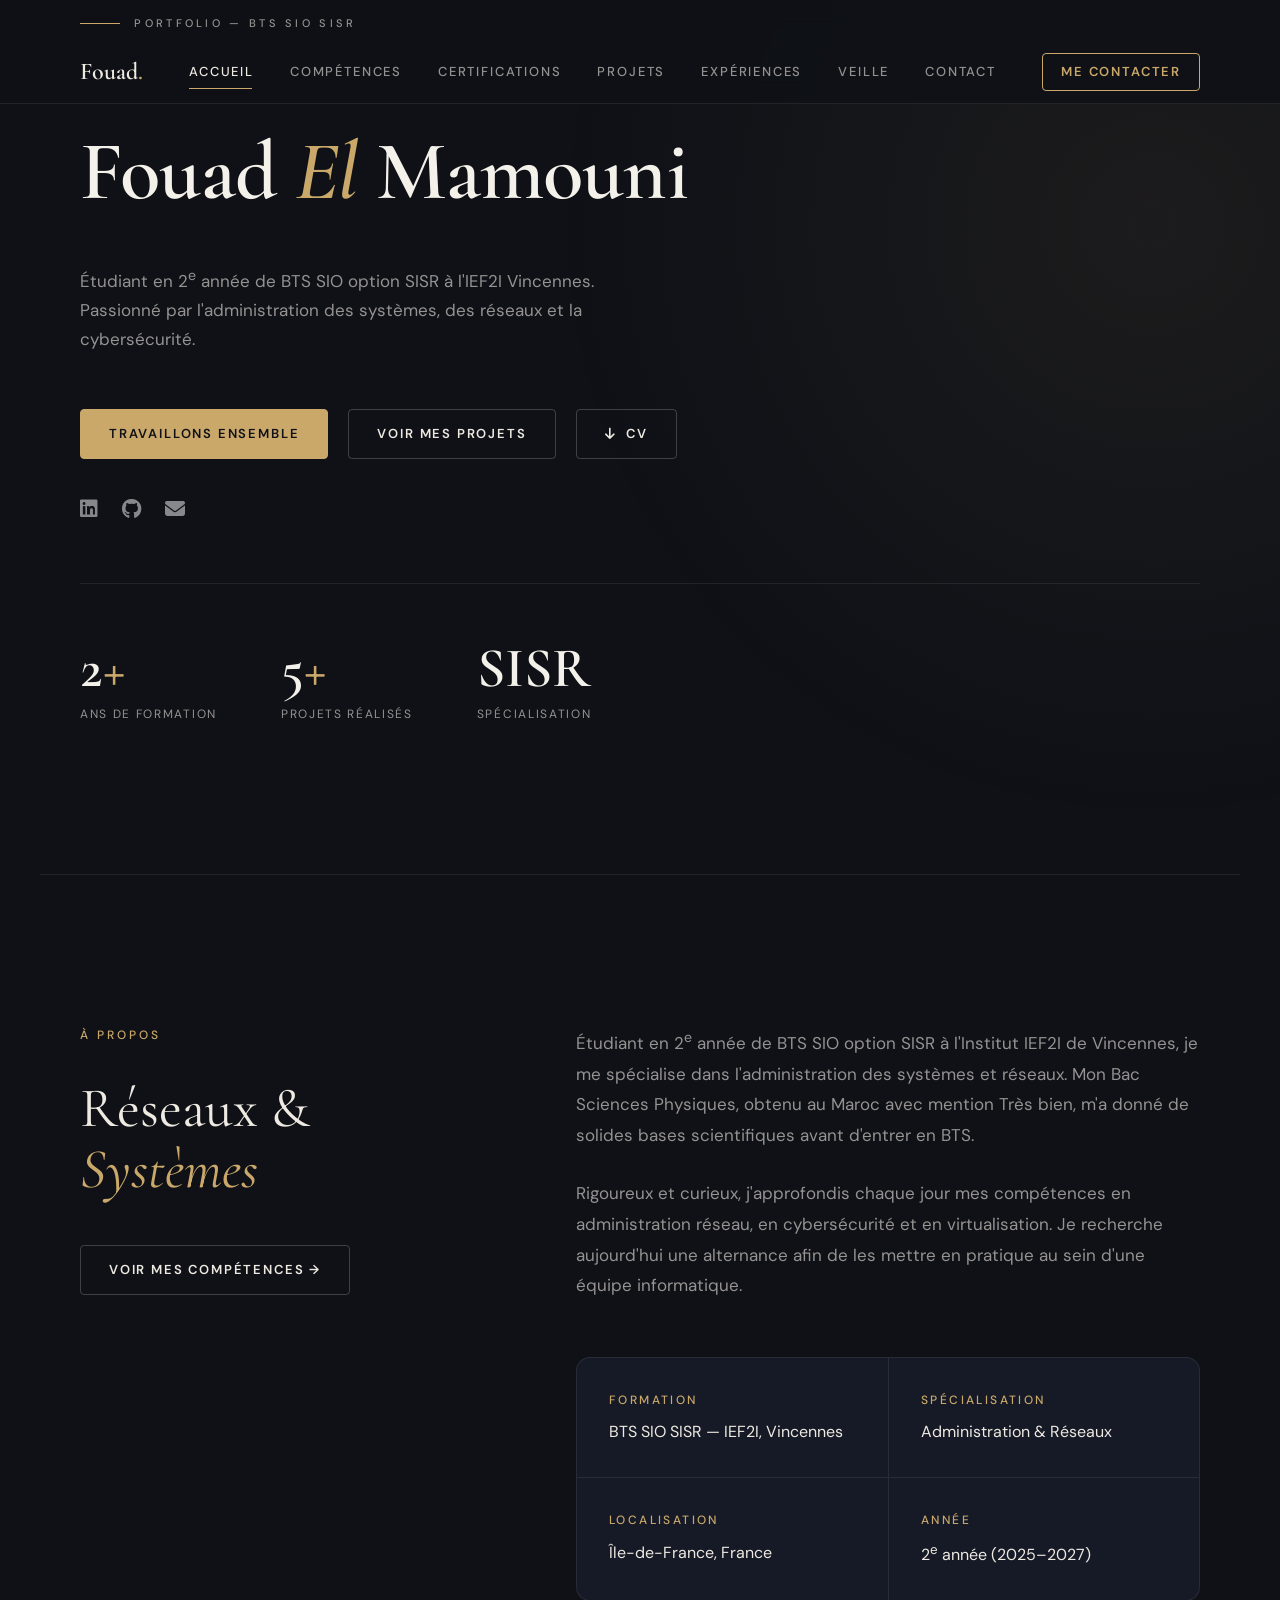
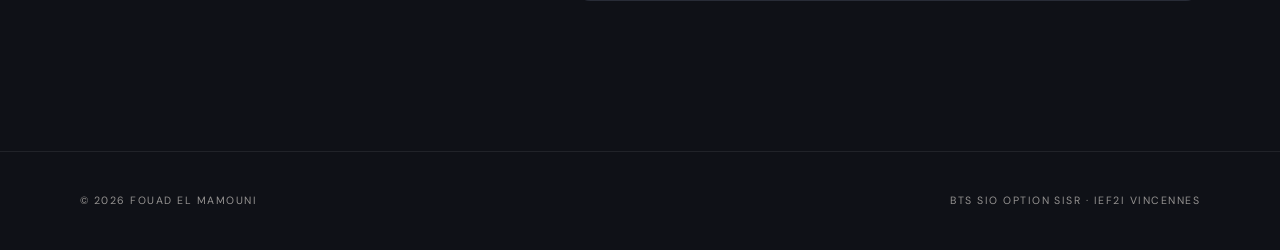
<file: index.html>
<!DOCTYPE html>
<html lang="fr">
<head>
    <meta charset="UTF-8">
    <meta name="viewport" content="width=device-width, initial-scale=1.0">

    <title>Fouad El Mamouni — Portfolio BTS SIO SISR</title>
    <meta name="description" content="Portfolio de Fouad El Mamouni, étudiant en 2e année de BTS SIO option SISR à l'IEF2I Vincennes : administration systèmes, réseaux et cybersécurité.">
    <meta name="theme-color" content="#0F1117">

    <!-- Open Graph : aperçu lors d'un partage sur les réseaux sociaux -->
    <meta property="og:type" content="website">
    <meta property="og:title" content="Fouad El Mamouni — Portfolio BTS SIO SISR">
    <meta property="og:description" content="Portfolio de Fouad El Mamouni, étudiant en 2e année de BTS SIO option SISR à l'IEF2I Vincennes : administration systèmes, réseaux et cybersécurité.">
    <meta property="og:locale" content="fr_FR">
    <!-- À compléter quand le site sera en ligne :
    <meta property="og:url" content="https://votre-domaine.fr/index.html">
    <meta property="og:image" content="https://votre-domaine.fr/apercu.png">
    -->

    <!-- Google Fonts : Cormorant Garamond (titres) et DM Sans (texte, menu, boutons) -->
    <link rel="preconnect" href="https://fonts.googleapis.com">
    <link rel="preconnect" href="https://fonts.gstatic.com" crossorigin>
    <link href="https://fonts.googleapis.com/css2?family=Cormorant+Garamond:ital,wght@0,400;0,500;0,600;1,400;1,500;1,600&family=DM+Sans:wght@400;500;700&display=swap" rel="stylesheet">

    <!-- Font Awesome (version gratuite) : les icônes, chargées depuis le CDN cdnjs -->
    <link rel="stylesheet" href="https://cdnjs.cloudflare.com/ajax/libs/font-awesome/6.5.2/css/all.min.css" crossorigin="anonymous" referrerpolicy="no-referrer">

    <!-- Feuille de style commune à toutes les pages -->
    <link rel="stylesheet" href="style.css">
</head>
<body>

    <!-- Écran de chargement : il disparaît tout seul en CSS, même sans JavaScript -->
    <div class="ecran-chargement" aria-hidden="true">
        <div class="ecran-points"><span></span><span></span><span></span></div>
        <div class="ecran-barre"></div>
    </div>

    <!-- Barre dorée qui avance pendant le défilement (décorative) -->
    <div class="barre-progression" aria-hidden="true"></div>

    <header>
        <p class="etiquette etiquette-header">Portfolio — BTS SIO SISR</p>
        <a href="index.html" class="logo">Fouad<span>.</span></a>
        <nav aria-label="Menu principal">
            <ul>
                <li><a href="index.html" class="actif" aria-current="page">Accueil</a></li>
                <li><a href="competences.html">Compétences</a></li>
                <li><a href="certifications.html">Certifications</a></li>
                <li><a href="projets.html">Projets</a></li>
                <li><a href="experiences.html">Expériences</a></li>
                <li><a href="veille.html">Veille</a></li>
                <li><a href="contact.html">Contact</a></li>
            </ul>
        </nav>
        <a href="contact.html" class="bouton bouton-contour bouton-header">Me contacter</a>
    </header>

    <main>
        <section id="accueil">
            <h1><span>Fouad</span> <em>El</em> <span>Mamouni</span></h1>
            <p class="presentation">Étudiant en 2<sup>e</sup> année de BTS SIO option SISR à l'IEF2I Vincennes. Passionné par l'administration des systèmes, des réseaux et la cybersécurité.</p>

            <div class="boutons">
                <a href="contact.html" class="bouton bouton-plein">Travaillons ensemble</a>
                <a href="projets.html" class="bouton bouton-contour">Voir mes projets</a>
                <!-- Téléchargement du CV : le fichier cv.pdf doit être à côté de index.html -->
                <a href="cv.pdf" download class="bouton bouton-contour"><i class="fa-solid fa-arrow-down" aria-hidden="true"></i>CV</a>
            </div>

            <!-- Icônes sociales : le texte lu par les lecteurs d'écran est dans aria-label -->
            <ul class="icones-sociales">
                <li>
                    <!-- LIEN LINKEDIN À AJOUTER : remplace # par l'adresse de ton profil -->
                    <a href="#" aria-label="LinkedIn"><i class="fa-brands fa-linkedin" aria-hidden="true"></i></a>
                </li>
                <li>
                    <!-- LIEN GITHUB À AJOUTER : remplace # par l'adresse de ton profil -->
                    <a href="#" aria-label="GitHub"><i class="fa-brands fa-github" aria-hidden="true"></i></a>
                </li>
                <li>
                    <a href="mailto:fouadmamouni50@gmail.com" aria-label="M'envoyer un e-mail"><i class="fa-solid fa-envelope" aria-hidden="true"></i></a>
                </li>
            </ul>

            <!-- Chiffres clés : le « + » doré est décoratif (aria-hidden) -->
            <ul class="chiffres-cles">
                <li>
                    <span class="chiffre">2<span class="plus" aria-hidden="true">+</span></span>
                    <span class="chiffre-texte">Ans de formation</span>
                </li>
                <li>
                    <span class="chiffre">5<span class="plus" aria-hidden="true">+</span></span>
                    <span class="chiffre-texte">Projets réalisés</span>
                </li>
                <li>
                    <span class="chiffre">SISR</span>
                    <span class="chiffre-texte">Spécialisation</span>
                </li>
            </ul>
        </section>

        <!-- À propos : 2 colonnes sur ordinateur (40 % / 60 %), 1 colonne sur mobile -->
        <section id="a-propos" class="a-propos">
            <!-- Colonne gauche : étiquette, titre et bouton -->
            <div>
                <p class="etiquette">À propos</p>
                <h2>Réseaux &amp; <em>Systèmes</em></h2>
                <a href="competences.html" class="bouton bouton-contour">Voir mes compétences <span aria-hidden="true">→</span></a>
            </div>

            <!-- Colonne droite : présentation et informations -->
            <div class="a-propos-texte">
                <p>Étudiant en 2<sup>e</sup> année de BTS SIO option SISR à l'Institut IEF2I de Vincennes, je me spécialise dans l'administration des systèmes et réseaux. Mon Bac Sciences Physiques, obtenu au Maroc avec mention Très bien, m'a donné de solides bases scientifiques avant d'entrer en BTS.</p>
                <p>Rigoureux et curieux, j'approfondis chaque jour mes compétences en administration réseau, en cybersécurité et en virtualisation. Je recherche aujourd'hui une alternance afin de les mettre en pratique au sein d'une équipe informatique.</p>

                <dl class="infos">
                    <div>
                        <dt>Formation</dt>
                        <dd>BTS SIO SISR — IEF2I, Vincennes</dd>
                    </div>
                    <div>
                        <dt>Spécialisation</dt>
                        <dd>Administration &amp; Réseaux</dd>
                    </div>
                    <div>
                        <dt>Localisation</dt>
                        <dd>Île-de-France, France</dd>
                    </div>
                    <div>
                        <dt>Année</dt>
                        <dd>2<sup>e</sup> année (2025–2027)</dd>
                    </div>
                </dl>
            </div>
        </section>
    </main>

    <footer>
        <div class="footer-contenu">
            <p>&copy; 2026 Fouad El Mamouni</p>
            <p>BTS SIO option SISR · IEF2I Vincennes</p>
        </div>
    </footer>

    <!-- Bouton rond pour remonter (c'est un lien : il fonctionne même sans JavaScript) -->
    <a href="#top" class="retour-haut" aria-label="Remonter en haut de la page">↑</a>

    <!-- Script commun à toutes les pages -->
    <script src="script.js"></script>

</body>
</html>
</file>
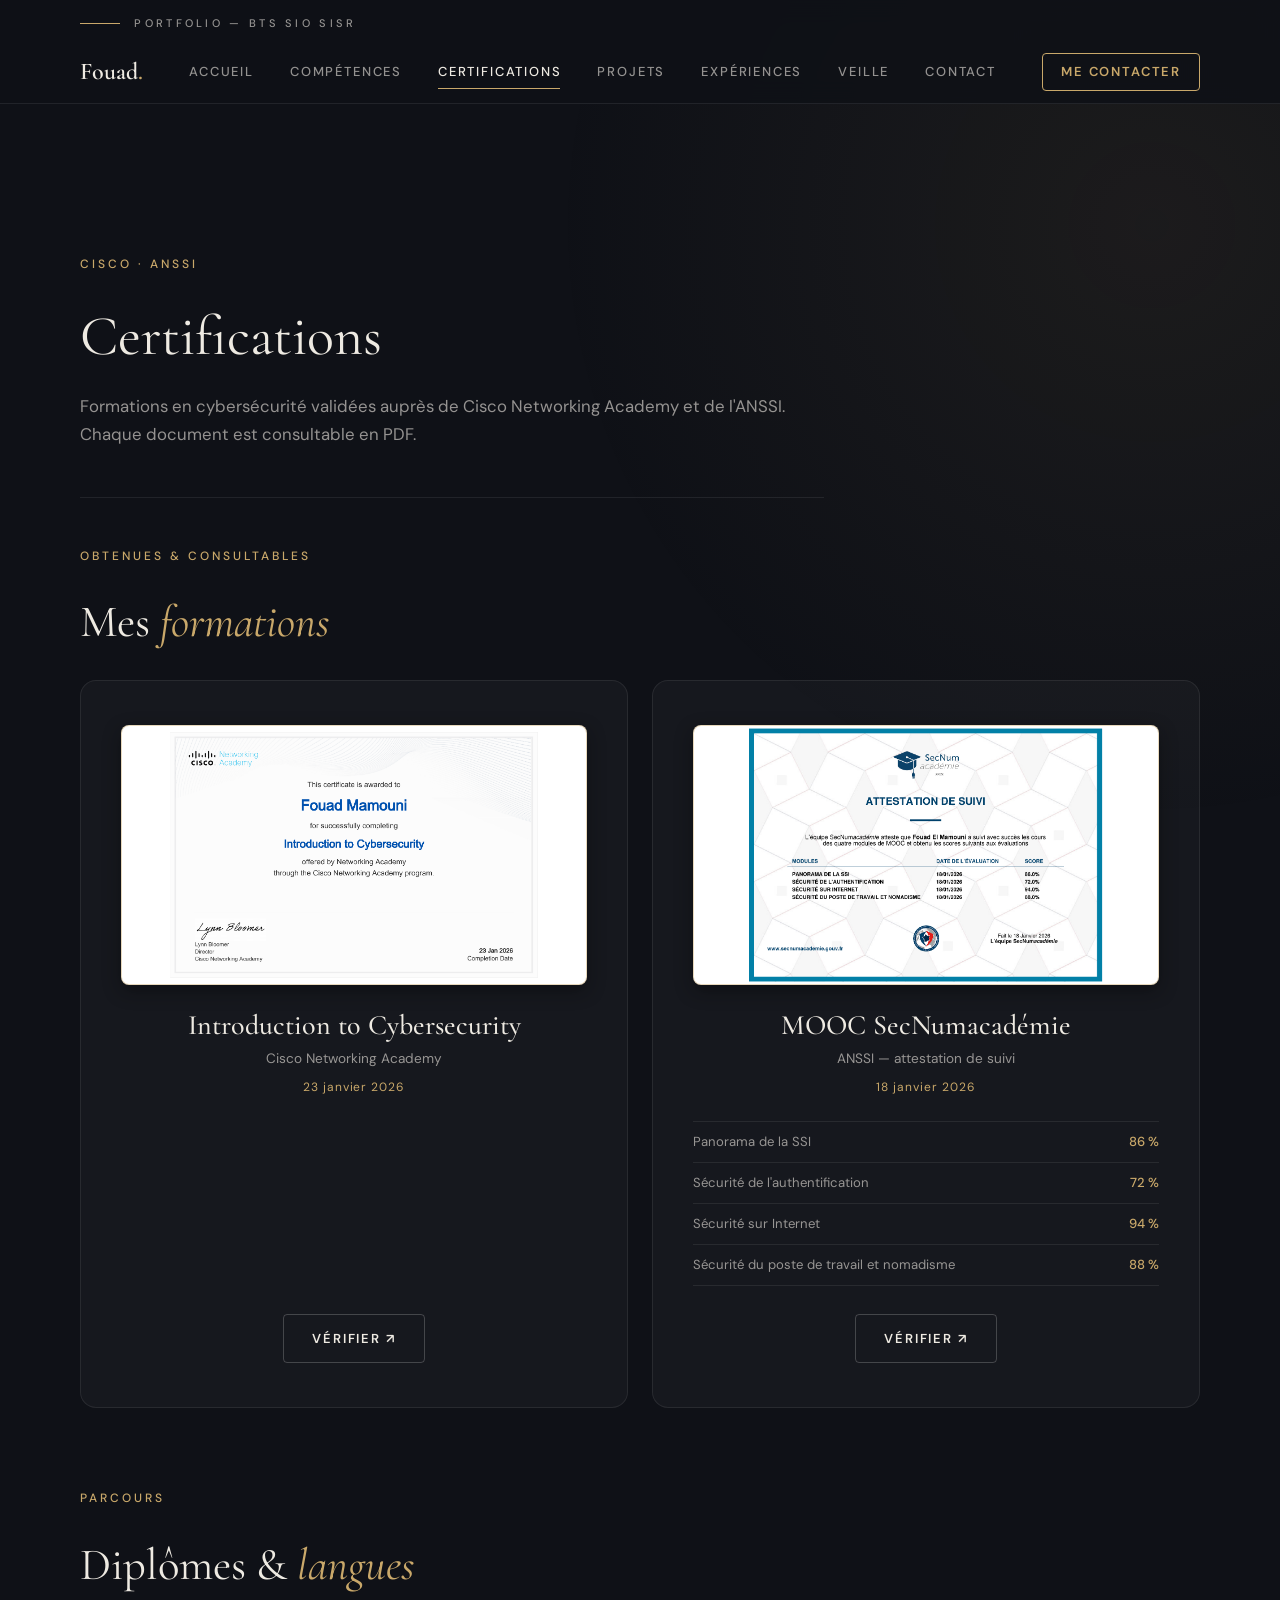
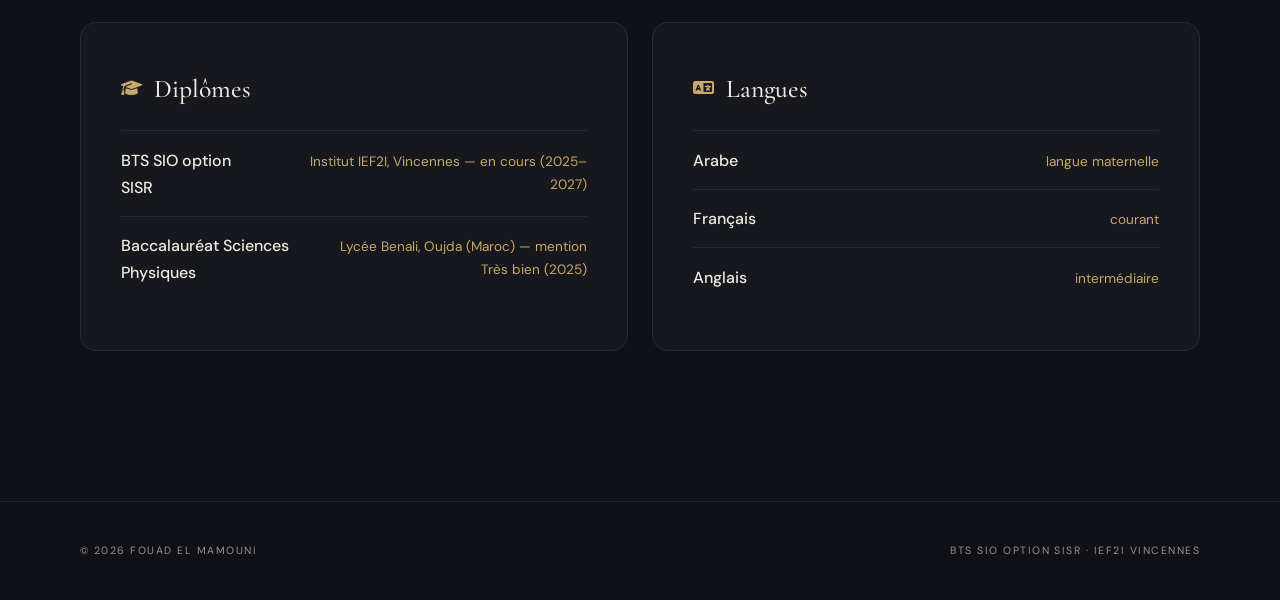
<file: certifications.html>
<!DOCTYPE html>
<html lang="fr">
<head>
    <meta charset="UTF-8">
    <meta name="viewport" content="width=device-width, initial-scale=1.0">

    <title>Certifications — Fouad El Mamouni</title>
    <meta name="description" content="Certifications de Fouad El Mamouni : Introduction to Cybersecurity (Cisco Networking Academy), MOOC SecNumacadémie (ANSSI), diplômes et langues.">
    <meta name="theme-color" content="#0F1117">

    <!-- Open Graph : aperçu lors d'un partage sur les réseaux sociaux -->
    <meta property="og:type" content="website">
    <meta property="og:title" content="Certifications — Fouad El Mamouni">
    <meta property="og:description" content="Certifications de Fouad El Mamouni : Introduction to Cybersecurity (Cisco Networking Academy), MOOC SecNumacadémie (ANSSI), diplômes et langues.">
    <meta property="og:locale" content="fr_FR">
    <!-- À compléter quand le site sera en ligne :
    <meta property="og:url" content="https://votre-domaine.fr/certifications.html">
    <meta property="og:image" content="https://votre-domaine.fr/apercu.png">
    -->

    <!-- Google Fonts : Cormorant Garamond (titres) et DM Sans (texte, menu, boutons) -->
    <link rel="preconnect" href="https://fonts.googleapis.com">
    <link rel="preconnect" href="https://fonts.gstatic.com" crossorigin>
    <link href="https://fonts.googleapis.com/css2?family=Cormorant+Garamond:ital,wght@0,400;0,500;0,600;1,400;1,500;1,600&family=DM+Sans:wght@400;500;700&display=swap" rel="stylesheet">

    <!-- Font Awesome (version gratuite) : les icônes, chargées depuis le CDN cdnjs -->
    <link rel="stylesheet" href="https://cdnjs.cloudflare.com/ajax/libs/font-awesome/6.5.2/css/all.min.css" crossorigin="anonymous" referrerpolicy="no-referrer">

    <!-- Feuille de style commune à toutes les pages -->
    <link rel="stylesheet" href="style.css">
</head>
<body>

    <!-- Écran de chargement : il disparaît tout seul en CSS, même sans JavaScript -->
    <div class="ecran-chargement" aria-hidden="true">
        <div class="ecran-points"><span></span><span></span><span></span></div>
        <div class="ecran-barre"></div>
    </div>

    <!-- Barre dorée qui avance pendant le défilement (décorative) -->
    <div class="barre-progression" aria-hidden="true"></div>

    <header>
        <p class="etiquette etiquette-header">Portfolio — BTS SIO SISR</p>
        <a href="index.html" class="logo">Fouad<span>.</span></a>
        <nav aria-label="Menu principal">
            <ul>
                <li><a href="index.html">Accueil</a></li>
                <li><a href="competences.html">Compétences</a></li>
                <li><a href="certifications.html" class="actif" aria-current="page">Certifications</a></li>
                <li><a href="projets.html">Projets</a></li>
                <li><a href="experiences.html">Expériences</a></li>
                <li><a href="veille.html">Veille</a></li>
                <li><a href="contact.html">Contact</a></li>
            </ul>
        </nav>
        <a href="contact.html" class="bouton bouton-contour bouton-header">Me contacter</a>
    </header>

    <main>
        <section id="certifications">
            <!-- 1. En-tête -->
            <p class="etiquette">Cisco · ANSSI</p>
            <h1 class="titre-page">Certifications</h1>
            <p class="intro-section">Formations en cybersécurité validées auprès de Cisco Networking Academy et de l'ANSSI. Chaque document est consultable en PDF.</p>

            <!-- 2. Formations obtenues -->
            <div class="sous-partie">
                <p class="etiquette">Obtenues &amp; consultables</p>
                <h3 class="titre-sous-partie">Mes <em>formations</em></h3>

                <div class="grille-certifs">
                    <article class="carte-certif">
                        <a href="certificats/cisco-introduction-cybersecurity.pdf" target="_blank" rel="noopener" class="image-certif">
                            <img src="certificats/cisco-introduction-cybersecurity.png" alt="Certificat Cisco Networking Academy Introduction to Cybersecurity de Fouad El Mamouni, obtenu le 23 janvier 2026" loading="lazy">
                            <span class="visuellement-cache">(ouvre le PDF dans un nouvel onglet)</span>
                        </a>
                        <h4>Introduction to Cybersecurity</h4>
                        <p class="organisme">Cisco Networking Academy</p>
                        <p class="date-certif"><time datetime="2026-01-23">23 janvier 2026</time></p>
                        <a href="certificats/cisco-introduction-cybersecurity.pdf" target="_blank" rel="noopener" class="bouton bouton-contour bouton-petit">
                            Vérifier <span aria-hidden="true">↗</span>
                            <span class="visuellement-cache">le certificat Cisco (PDF, nouvel onglet)</span>
                        </a>
                    </article>

                    <article class="carte-certif">
                        <a href="certificats/anssi-secnumacademie.pdf" target="_blank" rel="noopener" class="image-certif">
                            <img src="certificats/anssi-secnumacademie.png" alt="Attestation de suivi du MOOC SecNumacadémie de l'ANSSI de Fouad El Mamouni, 4 modules validés le 18 janvier 2026" loading="lazy">
                            <span class="visuellement-cache">(ouvre le PDF dans un nouvel onglet)</span>
                        </a>
                        <h4>MOOC SecNumacadémie</h4>
                        <p class="organisme">ANSSI — attestation de suivi</p>
                        <p class="date-certif"><time datetime="2026-01-18">18 janvier 2026</time></p>
                        <ul class="modules" aria-label="Modules validés">
                            <li><span>Panorama de la SSI</span> <span class="score">86 %</span></li>
                            <li><span>Sécurité de l'authentification</span> <span class="score">72 %</span></li>
                            <li><span>Sécurité sur Internet</span> <span class="score">94 %</span></li>
                            <li><span>Sécurité du poste de travail et nomadisme</span> <span class="score">88 %</span></li>
                        </ul>
                        <a href="certificats/anssi-secnumacademie.pdf" target="_blank" rel="noopener" class="bouton bouton-contour bouton-petit">
                            Vérifier <span aria-hidden="true">↗</span>
                            <span class="visuellement-cache">l'attestation ANSSI (PDF, nouvel onglet)</span>
                        </a>
                    </article>
                </div>
            </div>

            <!-- 3. Diplômes et langues -->
            <div class="sous-partie">
                <p class="etiquette">Parcours</p>
                <h3 class="titre-sous-partie">Diplômes &amp; <em>langues</em></h3>

                <div class="grille-parcours">
                    <div class="carte-liste">
                        <h4><i class="fa-solid fa-graduation-cap" aria-hidden="true"></i> Diplômes</h4>
                        <dl class="lignes">
                            <div>
                                <dt>BTS SIO option SISR</dt>
                                <dd>Institut IEF2I, Vincennes — en cours (2025–2027)</dd>
                            </div>
                            <div>
                                <dt>Baccalauréat Sciences Physiques</dt>
                                <dd>Lycée Benali, Oujda (Maroc) — mention Très bien (2025)</dd>
                            </div>
                        </dl>
                    </div>

                    <div class="carte-liste">
                        <h4><i class="fa-solid fa-language" aria-hidden="true"></i> Langues</h4>
                        <dl class="lignes">
                            <div>
                                <dt>Arabe</dt>
                                <dd>langue maternelle</dd>
                            </div>
                            <div>
                                <dt>Français</dt>
                                <dd>courant</dd>
                            </div>
                            <div>
                                <dt>Anglais</dt>
                                <dd>intermédiaire</dd>
                            </div>
                        </dl>
                    </div>
                </div>
            </div>
        </section>
    </main>

    <footer>
        <div class="footer-contenu">
            <p>&copy; 2026 Fouad El Mamouni</p>
            <p>BTS SIO option SISR · IEF2I Vincennes</p>
        </div>
    </footer>

    <!-- Bouton rond pour remonter (c'est un lien : il fonctionne même sans JavaScript) -->
    <a href="#top" class="retour-haut" aria-label="Remonter en haut de la page">↑</a>

    <!-- Script commun à toutes les pages -->
    <script src="script.js"></script>

</body>
</html>
</file>
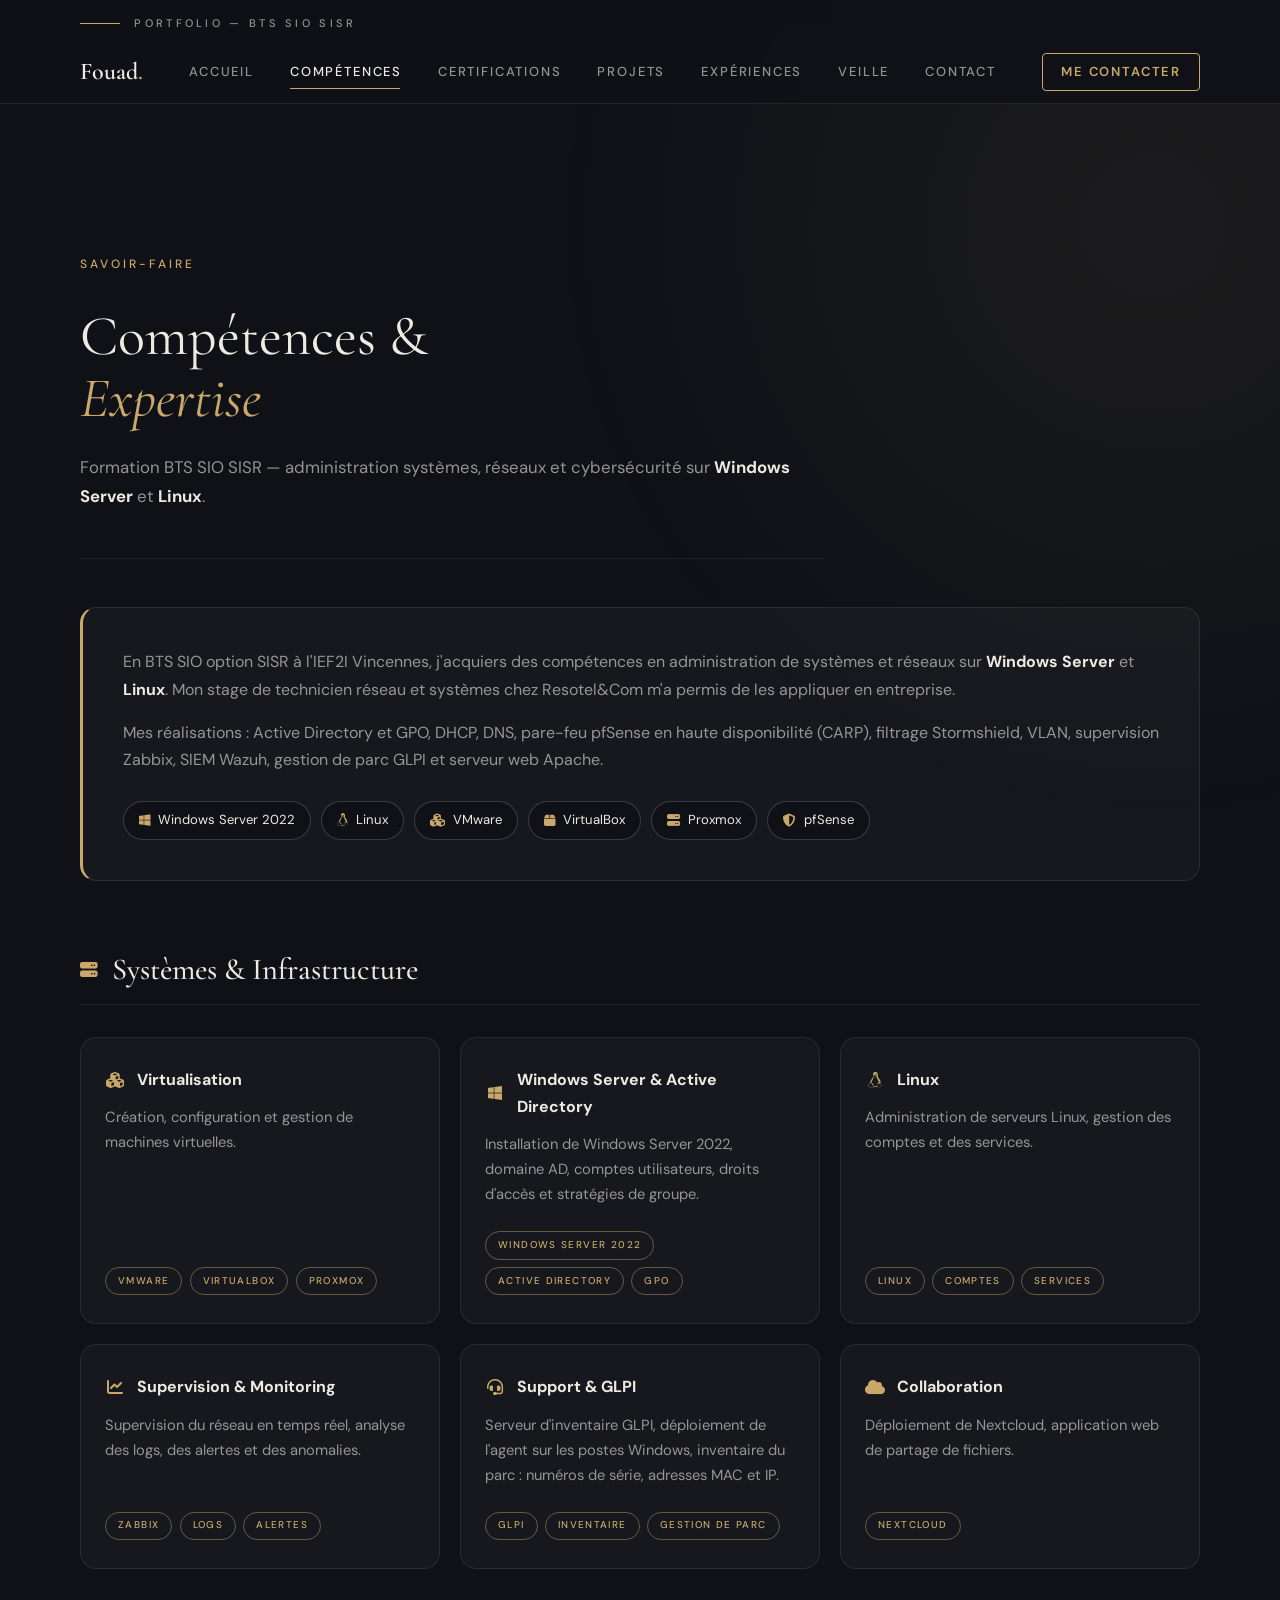
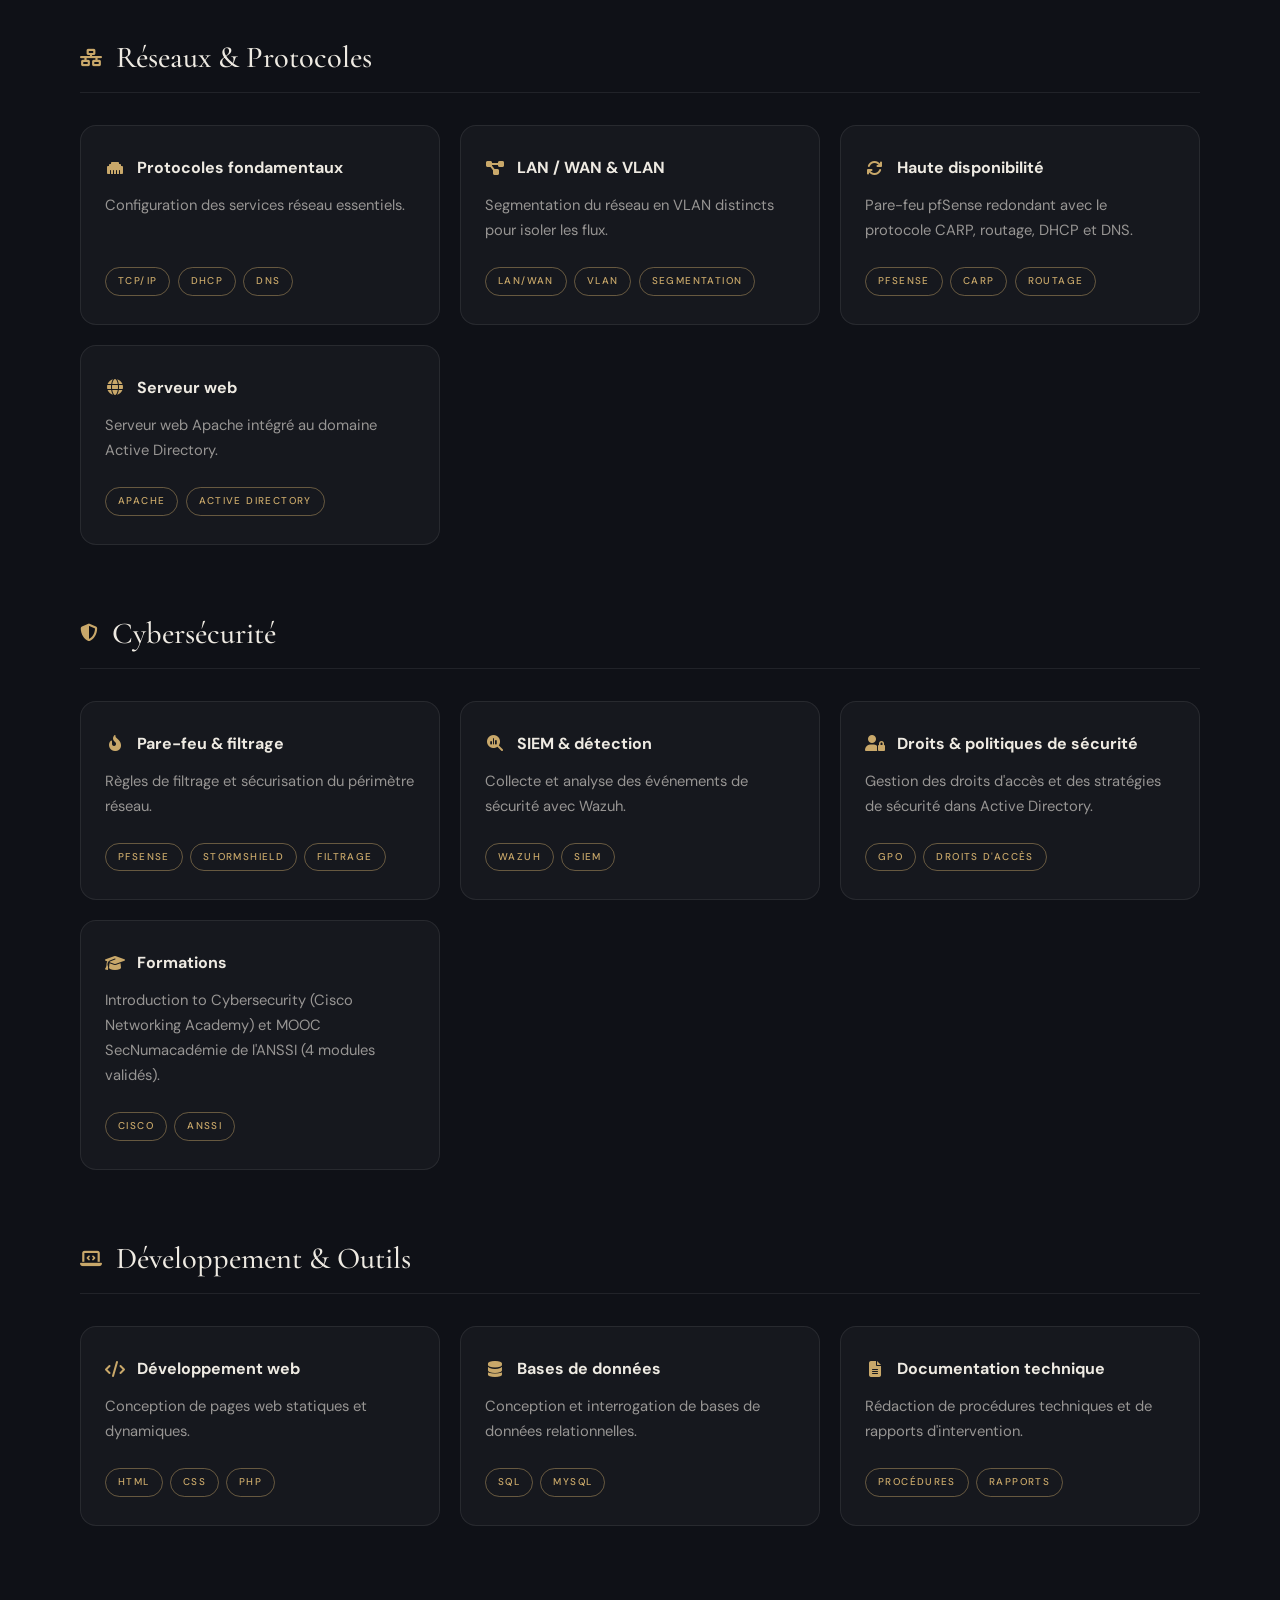
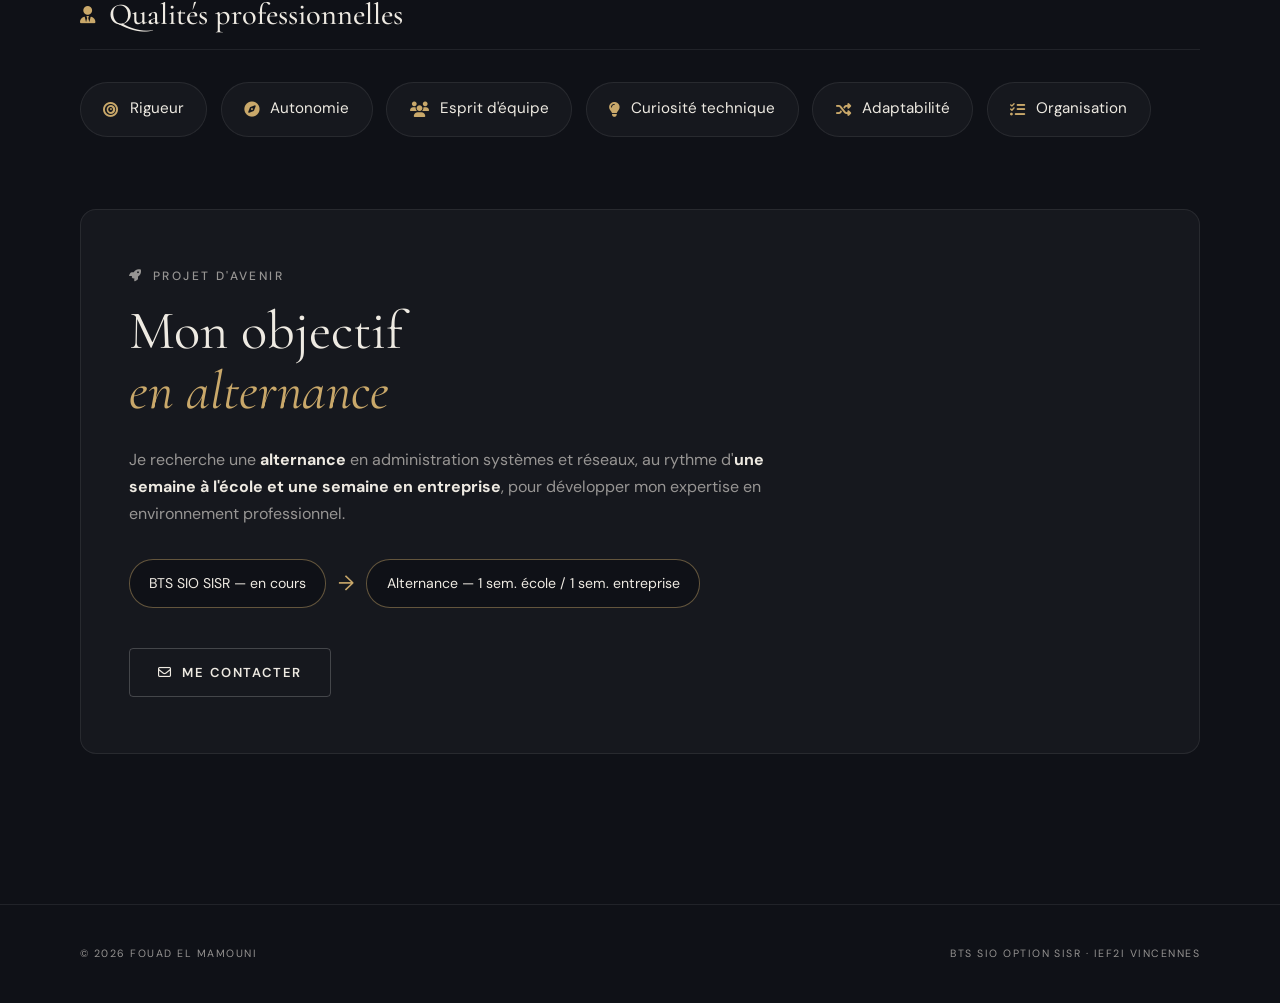
<file: competences.html>
<!DOCTYPE html>
<html lang="fr">
<head>
    <meta charset="UTF-8">
    <meta name="viewport" content="width=device-width, initial-scale=1.0">

    <title>Compétences — Fouad El Mamouni</title>
    <meta name="description" content="Compétences de Fouad El Mamouni en systèmes, réseaux, cybersécurité et développement : Windows Server, Linux, Active Directory, pfSense, Zabbix, Wazuh, GLPI.">
    <meta name="theme-color" content="#0F1117">

    <!-- Open Graph : aperçu lors d'un partage sur les réseaux sociaux -->
    <meta property="og:type" content="website">
    <meta property="og:title" content="Compétences — Fouad El Mamouni">
    <meta property="og:description" content="Compétences de Fouad El Mamouni en systèmes, réseaux, cybersécurité et développement : Windows Server, Linux, Active Directory, pfSense, Zabbix, Wazuh, GLPI.">
    <meta property="og:locale" content="fr_FR">
    <!-- À compléter quand le site sera en ligne :
    <meta property="og:url" content="https://votre-domaine.fr/competences.html">
    <meta property="og:image" content="https://votre-domaine.fr/apercu.png">
    -->

    <!-- Google Fonts : Cormorant Garamond (titres) et DM Sans (texte, menu, boutons) -->
    <link rel="preconnect" href="https://fonts.googleapis.com">
    <link rel="preconnect" href="https://fonts.gstatic.com" crossorigin>
    <link href="https://fonts.googleapis.com/css2?family=Cormorant+Garamond:ital,wght@0,400;0,500;0,600;1,400;1,500;1,600&family=DM+Sans:wght@400;500;700&display=swap" rel="stylesheet">

    <!-- Font Awesome (version gratuite) : les icônes, chargées depuis le CDN cdnjs -->
    <link rel="stylesheet" href="https://cdnjs.cloudflare.com/ajax/libs/font-awesome/6.5.2/css/all.min.css" crossorigin="anonymous" referrerpolicy="no-referrer">

    <!-- Feuille de style commune à toutes les pages -->
    <link rel="stylesheet" href="style.css">
</head>
<body>

    <!-- Écran de chargement : il disparaît tout seul en CSS, même sans JavaScript -->
    <div class="ecran-chargement" aria-hidden="true">
        <div class="ecran-points"><span></span><span></span><span></span></div>
        <div class="ecran-barre"></div>
    </div>

    <!-- Barre dorée qui avance pendant le défilement (décorative) -->
    <div class="barre-progression" aria-hidden="true"></div>

    <header>
        <p class="etiquette etiquette-header">Portfolio — BTS SIO SISR</p>
        <a href="index.html" class="logo">Fouad<span>.</span></a>
        <nav aria-label="Menu principal">
            <ul>
                <li><a href="index.html">Accueil</a></li>
                <li><a href="competences.html" class="actif" aria-current="page">Compétences</a></li>
                <li><a href="certifications.html">Certifications</a></li>
                <li><a href="projets.html">Projets</a></li>
                <li><a href="experiences.html">Expériences</a></li>
                <li><a href="veille.html">Veille</a></li>
                <li><a href="contact.html">Contact</a></li>
            </ul>
        </nav>
        <a href="contact.html" class="bouton bouton-contour bouton-header">Me contacter</a>
    </header>

    <main>
        <section id="competences">
            <!-- 1. En-tête de la section -->
            <p class="etiquette">Savoir-faire</p>
            <h1 class="titre-page titre-2-lignes">Compétences &amp; <em>Expertise</em></h1>
            <p class="intro-section">Formation BTS SIO SISR — administration systèmes, réseaux et cybersécurité sur <strong>Windows Server</strong> et <strong>Linux</strong>.</p>

            <!-- 2. Carte d'introduction -->
            <div class="carte-intro">
                <p>En BTS SIO option SISR à l'IEF2I Vincennes, j'acquiers des compétences en administration de systèmes et réseaux sur <strong>Windows Server</strong> et <strong>Linux</strong>. Mon stage de technicien réseau et systèmes chez Resotel&amp;Com m'a permis de les appliquer en entreprise.</p>
                <p>Mes réalisations : Active Directory et GPO, DHCP, DNS, pare-feu pfSense en haute disponibilité (CARP), filtrage Stormshield, VLAN, supervision Zabbix, SIEM Wazuh, gestion de parc GLPI et serveur web Apache.</p>

                <ul class="pastilles">
                    <li><i class="fa-brands fa-windows" aria-hidden="true"></i> Windows Server 2022</li>
                    <li><i class="fa-brands fa-linux" aria-hidden="true"></i> Linux</li>
                    <li><i class="fa-solid fa-cubes" aria-hidden="true"></i> VMware</li>
                    <li><i class="fa-solid fa-box" aria-hidden="true"></i> VirtualBox</li>
                    <li><i class="fa-solid fa-server" aria-hidden="true"></i> Proxmox</li>
                    <li><i class="fa-solid fa-shield-halved" aria-hidden="true"></i> pfSense</li>
                </ul>
            </div>

            <!-- 3. Catégories de compétences -->
            <div class="categorie">
                <h3 class="titre-categorie"><i class="fa-solid fa-server" aria-hidden="true"></i> Systèmes &amp; Infrastructure</h3>
                <div class="grille-competences">
                    <article class="carte-competence">
                        <h4><i class="fa-solid fa-cubes" aria-hidden="true"></i> Virtualisation</h4>
                        <p>Création, configuration et gestion de machines virtuelles.</p>
                        <ul class="tags"><li>VMware</li><li>VirtualBox</li><li>Proxmox</li></ul>
                    </article>
                    <article class="carte-competence">
                        <h4><i class="fa-brands fa-windows" aria-hidden="true"></i> Windows Server &amp; Active Directory</h4>
                        <p>Installation de Windows Server 2022, domaine AD, comptes utilisateurs, droits d'accès et stratégies de groupe.</p>
                        <ul class="tags"><li>Windows Server 2022</li><li>Active Directory</li><li>GPO</li></ul>
                    </article>
                    <article class="carte-competence">
                        <h4><i class="fa-brands fa-linux" aria-hidden="true"></i> Linux</h4>
                        <p>Administration de serveurs Linux, gestion des comptes et des services.</p>
                        <ul class="tags"><li>Linux</li><li>Comptes</li><li>Services</li></ul>
                    </article>
                    <article class="carte-competence">
                        <h4><i class="fa-solid fa-chart-line" aria-hidden="true"></i> Supervision &amp; Monitoring</h4>
                        <p>Supervision du réseau en temps réel, analyse des logs, des alertes et des anomalies.</p>
                        <ul class="tags"><li>Zabbix</li><li>Logs</li><li>Alertes</li></ul>
                    </article>
                    <article class="carte-competence">
                        <h4><i class="fa-solid fa-headset" aria-hidden="true"></i> Support &amp; GLPI</h4>
                        <p>Serveur d'inventaire GLPI, déploiement de l'agent sur les postes Windows, inventaire du parc : numéros de série, adresses MAC et IP.</p>
                        <ul class="tags"><li>GLPI</li><li>Inventaire</li><li>Gestion de parc</li></ul>
                    </article>
                    <article class="carte-competence">
                        <h4><i class="fa-solid fa-cloud" aria-hidden="true"></i> Collaboration</h4>
                        <p>Déploiement de Nextcloud, application web de partage de fichiers.</p>
                        <ul class="tags"><li>Nextcloud</li></ul>
                    </article>
                </div>
            </div>

            <div class="categorie">
                <h3 class="titre-categorie"><i class="fa-solid fa-network-wired" aria-hidden="true"></i> Réseaux &amp; Protocoles</h3>
                <div class="grille-competences">
                    <article class="carte-competence">
                        <h4><i class="fa-solid fa-ethernet" aria-hidden="true"></i> Protocoles fondamentaux</h4>
                        <p>Configuration des services réseau essentiels.</p>
                        <ul class="tags"><li>TCP/IP</li><li>DHCP</li><li>DNS</li></ul>
                    </article>
                    <article class="carte-competence">
                        <h4><i class="fa-solid fa-diagram-project" aria-hidden="true"></i> LAN / WAN &amp; VLAN</h4>
                        <p>Segmentation du réseau en VLAN distincts pour isoler les flux.</p>
                        <ul class="tags"><li>LAN/WAN</li><li>VLAN</li><li>Segmentation</li></ul>
                    </article>
                    <article class="carte-competence">
                        <h4><i class="fa-solid fa-arrows-rotate" aria-hidden="true"></i> Haute disponibilité</h4>
                        <p>Pare-feu pfSense redondant avec le protocole CARP, routage, DHCP et DNS.</p>
                        <ul class="tags"><li>pfSense</li><li>CARP</li><li>Routage</li></ul>
                    </article>
                    <article class="carte-competence">
                        <h4><i class="fa-solid fa-globe" aria-hidden="true"></i> Serveur web</h4>
                        <p>Serveur web Apache intégré au domaine Active Directory.</p>
                        <ul class="tags"><li>Apache</li><li>Active Directory</li></ul>
                    </article>
                </div>
            </div>

            <div class="categorie">
                <h3 class="titre-categorie"><i class="fa-solid fa-shield-halved" aria-hidden="true"></i> Cybersécurité</h3>
                <div class="grille-competences">
                    <article class="carte-competence">
                        <h4><i class="fa-solid fa-fire-flame-curved" aria-hidden="true"></i> Pare-feu &amp; filtrage</h4>
                        <p>Règles de filtrage et sécurisation du périmètre réseau.</p>
                        <ul class="tags"><li>pfSense</li><li>Stormshield</li><li>Filtrage</li></ul>
                    </article>
                    <article class="carte-competence">
                        <h4><i class="fa-solid fa-magnifying-glass-chart" aria-hidden="true"></i> SIEM &amp; détection</h4>
                        <p>Collecte et analyse des événements de sécurité avec Wazuh.</p>
                        <ul class="tags"><li>Wazuh</li><li>SIEM</li></ul>
                    </article>
                    <article class="carte-competence">
                        <h4><i class="fa-solid fa-user-lock" aria-hidden="true"></i> Droits &amp; politiques de sécurité</h4>
                        <p>Gestion des droits d'accès et des stratégies de sécurité dans Active Directory.</p>
                        <ul class="tags"><li>GPO</li><li>Droits d'accès</li></ul>
                    </article>
                    <article class="carte-competence">
                        <h4><i class="fa-solid fa-graduation-cap" aria-hidden="true"></i> Formations</h4>
                        <p>Introduction to Cybersecurity (Cisco Networking Academy) et MOOC SecNumacadémie de l'ANSSI (4 modules validés).</p>
                        <ul class="tags"><li>Cisco</li><li>ANSSI</li></ul>
                    </article>
                </div>
            </div>

            <div class="categorie">
                <h3 class="titre-categorie"><i class="fa-solid fa-laptop-code" aria-hidden="true"></i> Développement &amp; Outils</h3>
                <div class="grille-competences">
                    <article class="carte-competence">
                        <h4><i class="fa-solid fa-code" aria-hidden="true"></i> Développement web</h4>
                        <p>Conception de pages web statiques et dynamiques.</p>
                        <ul class="tags"><li>HTML</li><li>CSS</li><li>PHP</li></ul>
                    </article>
                    <article class="carte-competence">
                        <h4><i class="fa-solid fa-database" aria-hidden="true"></i> Bases de données</h4>
                        <p>Conception et interrogation de bases de données relationnelles.</p>
                        <ul class="tags"><li>SQL</li><li>MySQL</li></ul>
                    </article>
                    <article class="carte-competence">
                        <h4><i class="fa-solid fa-file-lines" aria-hidden="true"></i> Documentation technique</h4>
                        <p>Rédaction de procédures techniques et de rapports d'intervention.</p>
                        <ul class="tags"><li>Procédures</li><li>Rapports</li></ul>
                    </article>
                </div>
            </div>

            <!-- 4. Qualités professionnelles -->
            <div class="categorie">
                <h3 class="titre-categorie"><i class="fa-solid fa-user-tie" aria-hidden="true"></i> Qualités professionnelles</h3>
                <ul class="qualites">
                    <li><i class="fa-solid fa-bullseye" aria-hidden="true"></i> Rigueur</li>
                    <li><i class="fa-solid fa-compass" aria-hidden="true"></i> Autonomie</li>
                    <li><i class="fa-solid fa-users" aria-hidden="true"></i> Esprit d'équipe</li>
                    <li><i class="fa-solid fa-lightbulb" aria-hidden="true"></i> Curiosité technique</li>
                    <li><i class="fa-solid fa-shuffle" aria-hidden="true"></i> Adaptabilité</li>
                    <li><i class="fa-solid fa-list-check" aria-hidden="true"></i> Organisation</li>
                </ul>
            </div>

            <!-- 5. Projet d'avenir -->
            <div class="carte-projet">
                <p class="etiquette-carte"><i class="fa-solid fa-rocket" aria-hidden="true"></i> Projet d'avenir</p>
                <h3 class="titre-2-lignes">Mon objectif <em>en alternance</em></h3>
                <p>Je recherche une <strong>alternance</strong> en administration systèmes et réseaux, au rythme d'<strong>une semaine à l'école et une semaine en entreprise</strong>, pour développer mon expertise en environnement professionnel.</p>

                <ol class="parcours">
                    <li><span>BTS SIO SISR — en cours</span></li>
                    <li><span>Alternance — 1 sem. école / 1 sem. entreprise</span></li>
                </ol>

                <a href="contact.html" class="bouton bouton-contour"><i class="fa-regular fa-envelope" aria-hidden="true"></i>Me contacter</a>
            </div>
        </section>
    </main>

    <footer>
        <div class="footer-contenu">
            <p>&copy; 2026 Fouad El Mamouni</p>
            <p>BTS SIO option SISR · IEF2I Vincennes</p>
        </div>
    </footer>

    <!-- Bouton rond pour remonter (c'est un lien : il fonctionne même sans JavaScript) -->
    <a href="#top" class="retour-haut" aria-label="Remonter en haut de la page">↑</a>

    <!-- Script commun à toutes les pages -->
    <script src="script.js"></script>

</body>
</html>
</file>
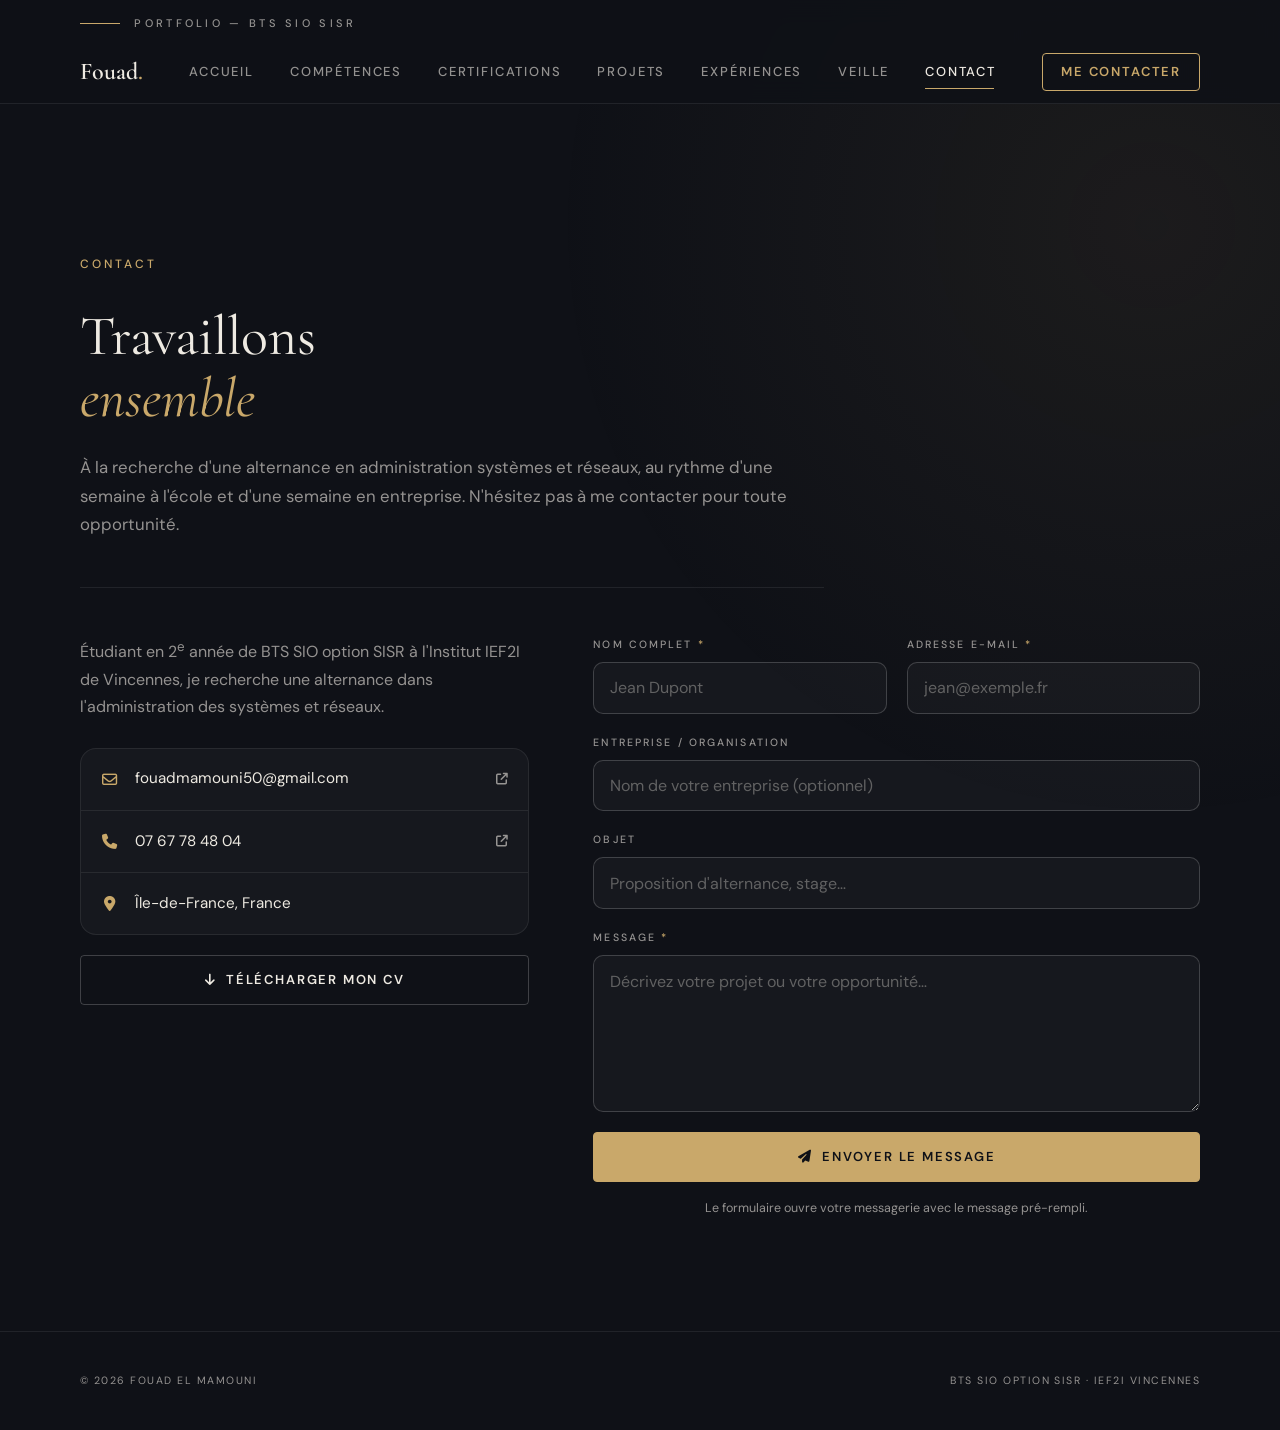
<file: contact.html>
<!DOCTYPE html>
<html lang="fr">
<head>
    <meta charset="UTF-8">
    <meta name="viewport" content="width=device-width, initial-scale=1.0">

    <title>Contact — Fouad El Mamouni</title>
    <meta name="description" content="Contactez Fouad El Mamouni, étudiant en BTS SIO SISR à la recherche d'une alternance en administration systèmes et réseaux.">
    <meta name="theme-color" content="#0F1117">

    <!-- Open Graph : aperçu lors d'un partage sur les réseaux sociaux -->
    <meta property="og:type" content="website">
    <meta property="og:title" content="Contact — Fouad El Mamouni">
    <meta property="og:description" content="Contactez Fouad El Mamouni, étudiant en BTS SIO SISR à la recherche d'une alternance en administration systèmes et réseaux.">
    <meta property="og:locale" content="fr_FR">
    <!-- À compléter quand le site sera en ligne :
    <meta property="og:url" content="https://votre-domaine.fr/contact.html">
    <meta property="og:image" content="https://votre-domaine.fr/apercu.png">
    -->

    <!-- Google Fonts : Cormorant Garamond (titres) et DM Sans (texte, menu, boutons) -->
    <link rel="preconnect" href="https://fonts.googleapis.com">
    <link rel="preconnect" href="https://fonts.gstatic.com" crossorigin>
    <link href="https://fonts.googleapis.com/css2?family=Cormorant+Garamond:ital,wght@0,400;0,500;0,600;1,400;1,500;1,600&family=DM+Sans:wght@400;500;700&display=swap" rel="stylesheet">

    <!-- Font Awesome (version gratuite) : les icônes, chargées depuis le CDN cdnjs -->
    <link rel="stylesheet" href="https://cdnjs.cloudflare.com/ajax/libs/font-awesome/6.5.2/css/all.min.css" crossorigin="anonymous" referrerpolicy="no-referrer">

    <!-- Feuille de style commune à toutes les pages -->
    <link rel="stylesheet" href="style.css">
</head>
<body>

    <!-- Écran de chargement : il disparaît tout seul en CSS, même sans JavaScript -->
    <div class="ecran-chargement" aria-hidden="true">
        <div class="ecran-points"><span></span><span></span><span></span></div>
        <div class="ecran-barre"></div>
    </div>

    <!-- Barre dorée qui avance pendant le défilement (décorative) -->
    <div class="barre-progression" aria-hidden="true"></div>

    <header>
        <p class="etiquette etiquette-header">Portfolio — BTS SIO SISR</p>
        <a href="index.html" class="logo">Fouad<span>.</span></a>
        <nav aria-label="Menu principal">
            <ul>
                <li><a href="index.html">Accueil</a></li>
                <li><a href="competences.html">Compétences</a></li>
                <li><a href="certifications.html">Certifications</a></li>
                <li><a href="projets.html">Projets</a></li>
                <li><a href="experiences.html">Expériences</a></li>
                <li><a href="veille.html">Veille</a></li>
                <li><a href="contact.html" class="actif" aria-current="page">Contact</a></li>
            </ul>
        </nav>
        <a href="contact.html" class="bouton bouton-contour bouton-header">Me contacter</a>
    </header>

    <main>
        <section id="contact">
            <!-- 1. En-tête -->
            <p class="etiquette">Contact</p>
            <h1 class="titre-page titre-2-lignes">Travaillons <em>ensemble</em></h1>
            <p class="intro-section">À la recherche d'une alternance en administration systèmes et réseaux, au rythme d'une semaine à l'école et d'une semaine en entreprise. N'hésitez pas à me contacter pour toute opportunité.</p>

            <!-- 2. Deux colonnes -->
            <div class="contact-colonnes">

                <!-- Colonne gauche : coordonnées et CV -->
                <div>
                    <p class="contact-texte">Étudiant en 2<sup>e</sup> année de BTS SIO option SISR à l'Institut IEF2I de Vincennes, je recherche une alternance dans l'administration des systèmes et réseaux.</p>

                    <address class="carte-contact">
                        <ul>
                            <li>
                                <a href="mailto:fouadmamouni50@gmail.com" class="ligne-contact">
                                    <i class="fa-regular fa-envelope" aria-hidden="true"></i>
                                    <span>fouadmamouni50@gmail.com</span>
                                    <i class="fa-solid fa-arrow-up-right-from-square icone-lien" aria-hidden="true"></i>
                                </a>
                            </li>
                            <li>
                                <a href="tel:+33767784804" class="ligne-contact">
                                    <i class="fa-solid fa-phone" aria-hidden="true"></i>
                                    <span>07 67 78 48 04</span>
                                    <i class="fa-solid fa-arrow-up-right-from-square icone-lien" aria-hidden="true"></i>
                                </a>
                            </li>
                            <li>
                                <div class="ligne-contact">
                                    <i class="fa-solid fa-location-dot" aria-hidden="true"></i>
                                    <span>Île-de-France, France</span>
                                </div>
                            </li>
                            <!-- LinkedIn : LIEN À AJOUTER (remplace # par l'adresse de ton profil, puis retire les marques de commentaire)
                            <li>
                                <a href="#" target="_blank" rel="noopener" class="ligne-contact">
                                    <i class="fa-brands fa-linkedin" aria-hidden="true"></i>
                                    <span>LinkedIn</span>
                                    <i class="fa-solid fa-arrow-up-right-from-square icone-lien" aria-hidden="true"></i>
                                </a>
                            </li>
                            -->
                            <!-- GitHub : LIEN À AJOUTER (remplace # par l'adresse de ton profil, puis retire les marques de commentaire)
                            <li>
                                <a href="#" target="_blank" rel="noopener" class="ligne-contact">
                                    <i class="fa-brands fa-github" aria-hidden="true"></i>
                                    <span>GitHub</span>
                                    <i class="fa-solid fa-arrow-up-right-from-square icone-lien" aria-hidden="true"></i>
                                </a>
                            </li>
                            -->
                        </ul>
                    </address>

                    <a href="cv.pdf" download class="bouton bouton-contour bouton-large"><i class="fa-solid fa-arrow-down" aria-hidden="true"></i>Télécharger mon CV</a>
                </div>

                <!-- Colonne droite : formulaire -->
                <form id="formulaire-contact" class="formulaire">
                    <div class="champs-duo">
                        <div class="champ">
                            <label for="nom">Nom complet <span class="obligatoire" aria-hidden="true">*</span></label>
                            <input type="text" id="nom" name="nom" placeholder="Jean Dupont" autocomplete="name" required>
                        </div>
                        <div class="champ">
                            <label for="email">Adresse e-mail <span class="obligatoire" aria-hidden="true">*</span></label>
                            <input type="email" id="email" name="email" placeholder="jean@exemple.fr" autocomplete="email" required>
                        </div>
                    </div>

                    <div class="champ">
                        <label for="entreprise">Entreprise / Organisation</label>
                        <input type="text" id="entreprise" name="entreprise" placeholder="Nom de votre entreprise (optionnel)" autocomplete="organization">
                    </div>

                    <div class="champ">
                        <label for="objet">Objet</label>
                        <input type="text" id="objet" name="objet" placeholder="Proposition d'alternance, stage…">
                    </div>

                    <div class="champ">
                        <label for="message">Message <span class="obligatoire" aria-hidden="true">*</span></label>
                        <textarea id="message" name="message" rows="6" placeholder="Décrivez votre projet ou votre opportunité…" required></textarea>
                    </div>

                    <button type="submit" class="bouton bouton-plein bouton-large" aria-describedby="note-formulaire">
                        <i class="fa-solid fa-paper-plane" aria-hidden="true"></i>Envoyer le message
                    </button>
                    <p id="note-formulaire" class="note-formulaire">Le formulaire ouvre votre messagerie avec le message pré-rempli.</p>
                </form>

            </div>
        </section>
    </main>

    <footer>
        <div class="footer-contenu">
            <p>&copy; 2026 Fouad El Mamouni</p>
            <p>BTS SIO option SISR · IEF2I Vincennes</p>
        </div>
    </footer>

    <!-- Bouton rond pour remonter (c'est un lien : il fonctionne même sans JavaScript) -->
    <a href="#top" class="retour-haut" aria-label="Remonter en haut de la page">↑</a>

    <!-- Script commun à toutes les pages -->
    <script src="script.js"></script>

</body>
</html>
</file>
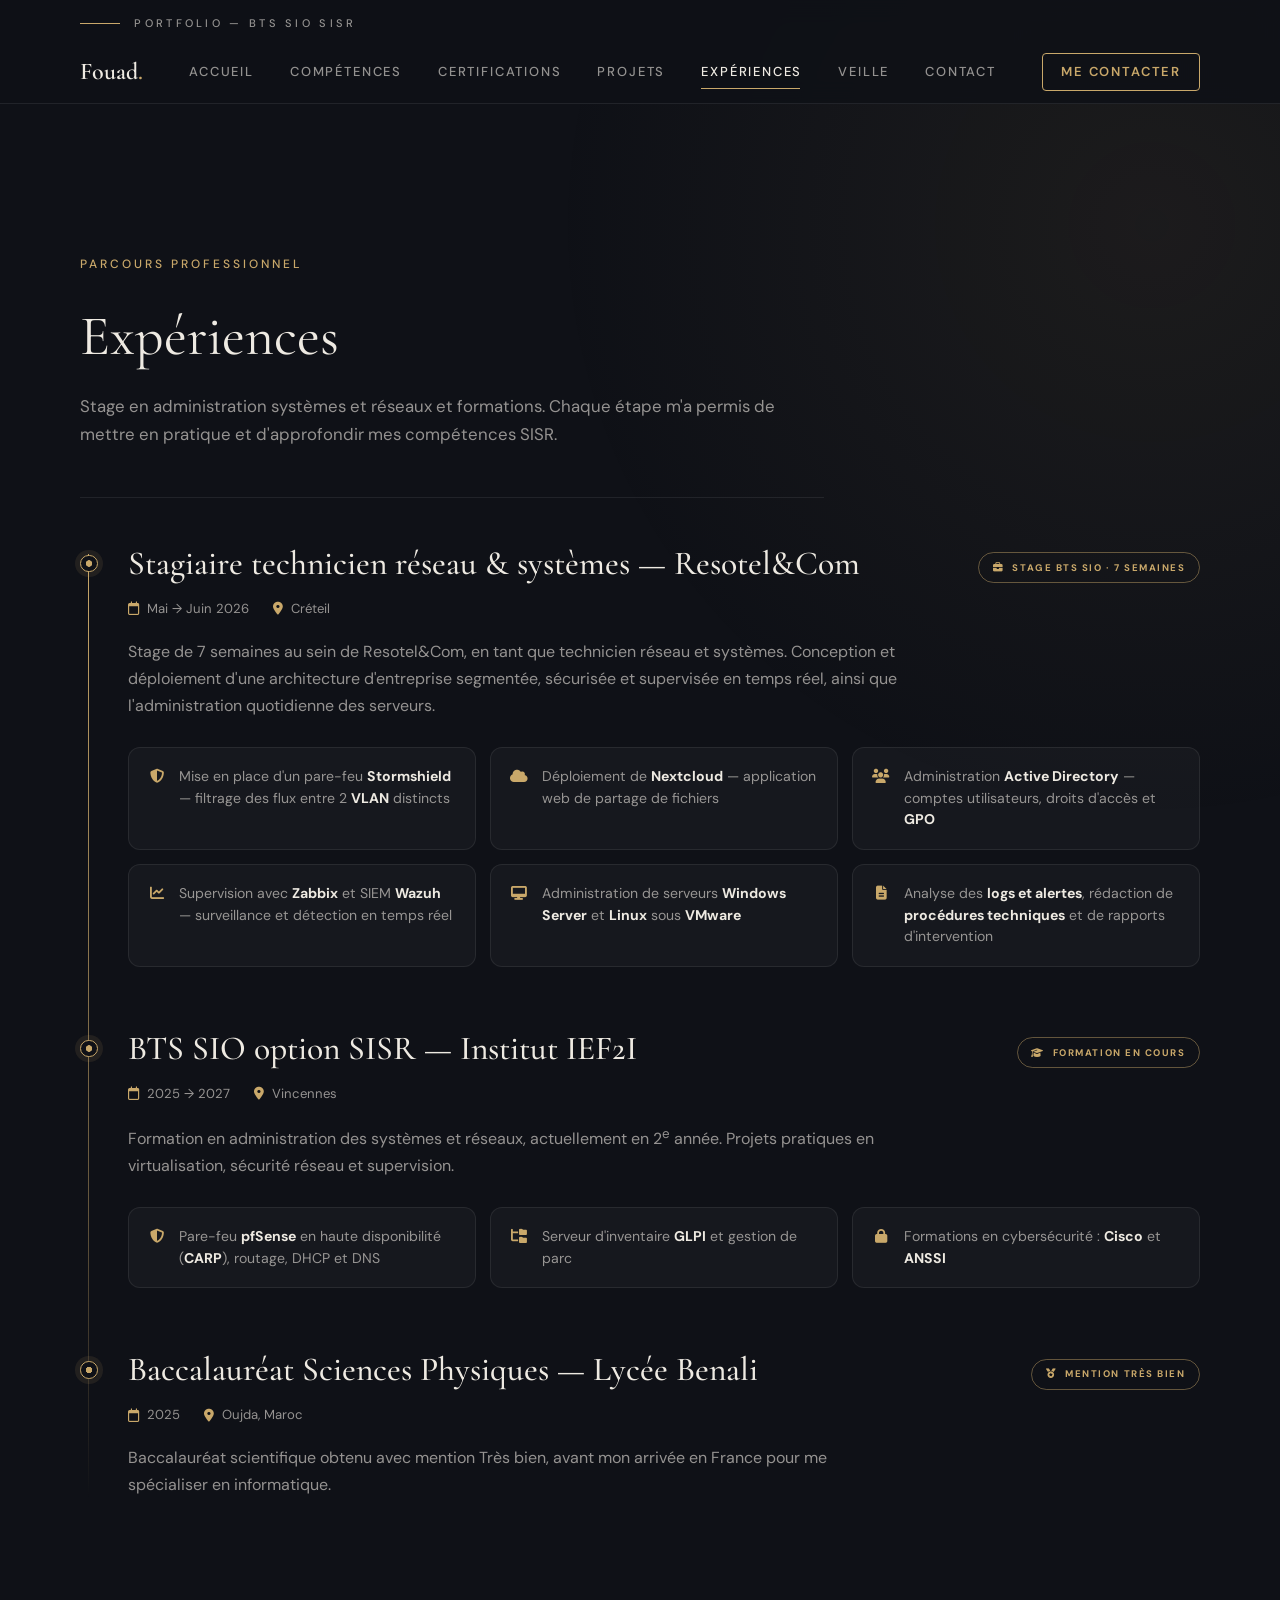
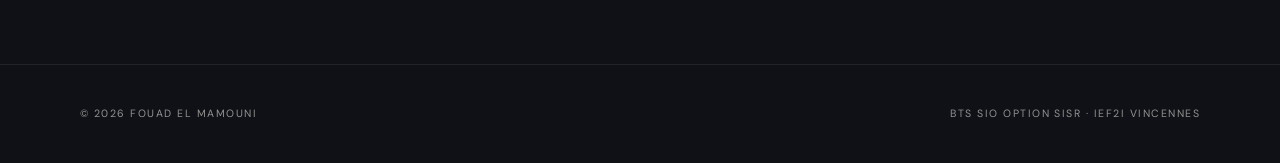
<file: experiences.html>
<!DOCTYPE html>
<html lang="fr">
<head>
    <meta charset="UTF-8">
    <meta name="viewport" content="width=device-width, initial-scale=1.0">

    <title>Expériences — Fouad El Mamouni</title>
    <meta name="description" content="Parcours de Fouad El Mamouni : stage de technicien réseau et systèmes chez Resotel&amp;Com, BTS SIO option SISR à l'IEF2I Vincennes, baccalauréat Sciences Physiques.">
    <meta name="theme-color" content="#0F1117">

    <!-- Open Graph : aperçu lors d'un partage sur les réseaux sociaux -->
    <meta property="og:type" content="website">
    <meta property="og:title" content="Expériences — Fouad El Mamouni">
    <meta property="og:description" content="Parcours de Fouad El Mamouni : stage de technicien réseau et systèmes chez Resotel&amp;Com, BTS SIO option SISR à l'IEF2I Vincennes, baccalauréat Sciences Physiques.">
    <meta property="og:locale" content="fr_FR">
    <!-- À compléter quand le site sera en ligne :
    <meta property="og:url" content="https://votre-domaine.fr/experiences.html">
    <meta property="og:image" content="https://votre-domaine.fr/apercu.png">
    -->

    <!-- Google Fonts : Cormorant Garamond (titres) et DM Sans (texte, menu, boutons) -->
    <link rel="preconnect" href="https://fonts.googleapis.com">
    <link rel="preconnect" href="https://fonts.gstatic.com" crossorigin>
    <link href="https://fonts.googleapis.com/css2?family=Cormorant+Garamond:ital,wght@0,400;0,500;0,600;1,400;1,500;1,600&family=DM+Sans:wght@400;500;700&display=swap" rel="stylesheet">

    <!-- Font Awesome (version gratuite) : les icônes, chargées depuis le CDN cdnjs -->
    <link rel="stylesheet" href="https://cdnjs.cloudflare.com/ajax/libs/font-awesome/6.5.2/css/all.min.css" crossorigin="anonymous" referrerpolicy="no-referrer">

    <!-- Feuille de style commune à toutes les pages -->
    <link rel="stylesheet" href="style.css">
</head>
<body>

    <!-- Écran de chargement : il disparaît tout seul en CSS, même sans JavaScript -->
    <div class="ecran-chargement" aria-hidden="true">
        <div class="ecran-points"><span></span><span></span><span></span></div>
        <div class="ecran-barre"></div>
    </div>

    <!-- Barre dorée qui avance pendant le défilement (décorative) -->
    <div class="barre-progression" aria-hidden="true"></div>

    <header>
        <p class="etiquette etiquette-header">Portfolio — BTS SIO SISR</p>
        <a href="index.html" class="logo">Fouad<span>.</span></a>
        <nav aria-label="Menu principal">
            <ul>
                <li><a href="index.html">Accueil</a></li>
                <li><a href="competences.html">Compétences</a></li>
                <li><a href="certifications.html">Certifications</a></li>
                <li><a href="projets.html">Projets</a></li>
                <li><a href="experiences.html" class="actif" aria-current="page">Expériences</a></li>
                <li><a href="veille.html">Veille</a></li>
                <li><a href="contact.html">Contact</a></li>
            </ul>
        </nav>
        <a href="contact.html" class="bouton bouton-contour bouton-header">Me contacter</a>
    </header>

    <main>
        <section id="experiences">
            <!-- 1. En-tête -->
            <p class="etiquette">Parcours professionnel</p>
            <h1 class="titre-page">Expériences</h1>
            <p class="intro-section">Stage en administration systèmes et réseaux et formations. Chaque étape m'a permis de mettre en pratique et d'approfondir mes compétences SISR.</p>

            <!-- 2. Frise verticale -->
            <ol class="frise">

                <!-- Expérience 1 -->
                <li class="etape-frise">
                    <div class="frise-entete">
                        <h3>Stagiaire technicien réseau &amp; systèmes — Resotel&amp;Com</h3>
                        <span class="badge-frise"><i class="fa-solid fa-briefcase" aria-hidden="true"></i> Stage BTS SIO · 7 semaines</span>
                    </div>
                    <ul class="frise-infos">
                        <li><i class="fa-regular fa-calendar" aria-hidden="true"></i> Mai → Juin 2026</li>
                        <li><i class="fa-solid fa-location-dot" aria-hidden="true"></i> Créteil</li>
                    </ul>
                    <p>Stage de 7 semaines au sein de Resotel&amp;Com, en tant que technicien réseau et systèmes. Conception et déploiement d'une architecture d'entreprise segmentée, sécurisée et supervisée en temps réel, ainsi que l'administration quotidienne des serveurs.</p>
                    <ul class="missions">
                        <li><i class="fa-solid fa-shield-halved" aria-hidden="true"></i> <span>Mise en place d'un pare-feu <strong>Stormshield</strong> — filtrage des flux entre 2 <strong>VLAN</strong> distincts</span></li>
                        <li><i class="fa-solid fa-cloud" aria-hidden="true"></i> <span>Déploiement de <strong>Nextcloud</strong> — application web de partage de fichiers</span></li>
                        <li><i class="fa-solid fa-users" aria-hidden="true"></i> <span>Administration <strong>Active Directory</strong> — comptes utilisateurs, droits d'accès et <strong>GPO</strong></span></li>
                        <li><i class="fa-solid fa-chart-line" aria-hidden="true"></i> <span>Supervision avec <strong>Zabbix</strong> et SIEM <strong>Wazuh</strong> — surveillance et détection en temps réel</span></li>
                        <li><i class="fa-solid fa-desktop" aria-hidden="true"></i> <span>Administration de serveurs <strong>Windows Server</strong> et <strong>Linux</strong> sous <strong>VMware</strong></span></li>
                        <li><i class="fa-solid fa-file-lines" aria-hidden="true"></i> <span>Analyse des <strong>logs et alertes</strong>, rédaction de <strong>procédures techniques</strong> et de rapports d'intervention</span></li>
                    </ul>
                </li>

                <!-- Expérience 2 -->
                <li class="etape-frise">
                    <div class="frise-entete">
                        <h3>BTS SIO option SISR — Institut IEF2I</h3>
                        <span class="badge-frise"><i class="fa-solid fa-graduation-cap" aria-hidden="true"></i> Formation en cours</span>
                    </div>
                    <ul class="frise-infos">
                        <li><i class="fa-regular fa-calendar" aria-hidden="true"></i> 2025 → 2027</li>
                        <li><i class="fa-solid fa-location-dot" aria-hidden="true"></i> Vincennes</li>
                    </ul>
                    <p>Formation en administration des systèmes et réseaux, actuellement en 2<sup>e</sup> année. Projets pratiques en virtualisation, sécurité réseau et supervision.</p>
                    <ul class="missions">
                        <li><i class="fa-solid fa-shield-halved" aria-hidden="true"></i> <span>Pare-feu <strong>pfSense</strong> en haute disponibilité (<strong>CARP</strong>), routage, DHCP et DNS</span></li>
                        <li><i class="fa-solid fa-folder-tree" aria-hidden="true"></i> <span>Serveur d'inventaire <strong>GLPI</strong> et gestion de parc</span></li>
                        <li><i class="fa-solid fa-lock" aria-hidden="true"></i> <span>Formations en cybersécurité : <strong>Cisco</strong> et <strong>ANSSI</strong></span></li>
                    </ul>
                </li>

                <!-- Expérience 3 -->
                <li class="etape-frise">
                    <div class="frise-entete">
                        <h3>Baccalauréat Sciences Physiques — Lycée Benali</h3>
                        <span class="badge-frise"><i class="fa-solid fa-medal" aria-hidden="true"></i> Mention Très bien</span>
                    </div>
                    <ul class="frise-infos">
                        <li><i class="fa-regular fa-calendar" aria-hidden="true"></i> 2025</li>
                        <li><i class="fa-solid fa-location-dot" aria-hidden="true"></i> Oujda, Maroc</li>
                    </ul>
                    <p>Baccalauréat scientifique obtenu avec mention Très bien, avant mon arrivée en France pour me spécialiser en informatique.</p>
                </li>

            </ol>
        </section>
    </main>

    <footer>
        <div class="footer-contenu">
            <p>&copy; 2026 Fouad El Mamouni</p>
            <p>BTS SIO option SISR · IEF2I Vincennes</p>
        </div>
    </footer>

    <!-- Bouton rond pour remonter (c'est un lien : il fonctionne même sans JavaScript) -->
    <a href="#top" class="retour-haut" aria-label="Remonter en haut de la page">↑</a>

    <!-- Script commun à toutes les pages -->
    <script src="script.js"></script>

</body>
</html>
</file>
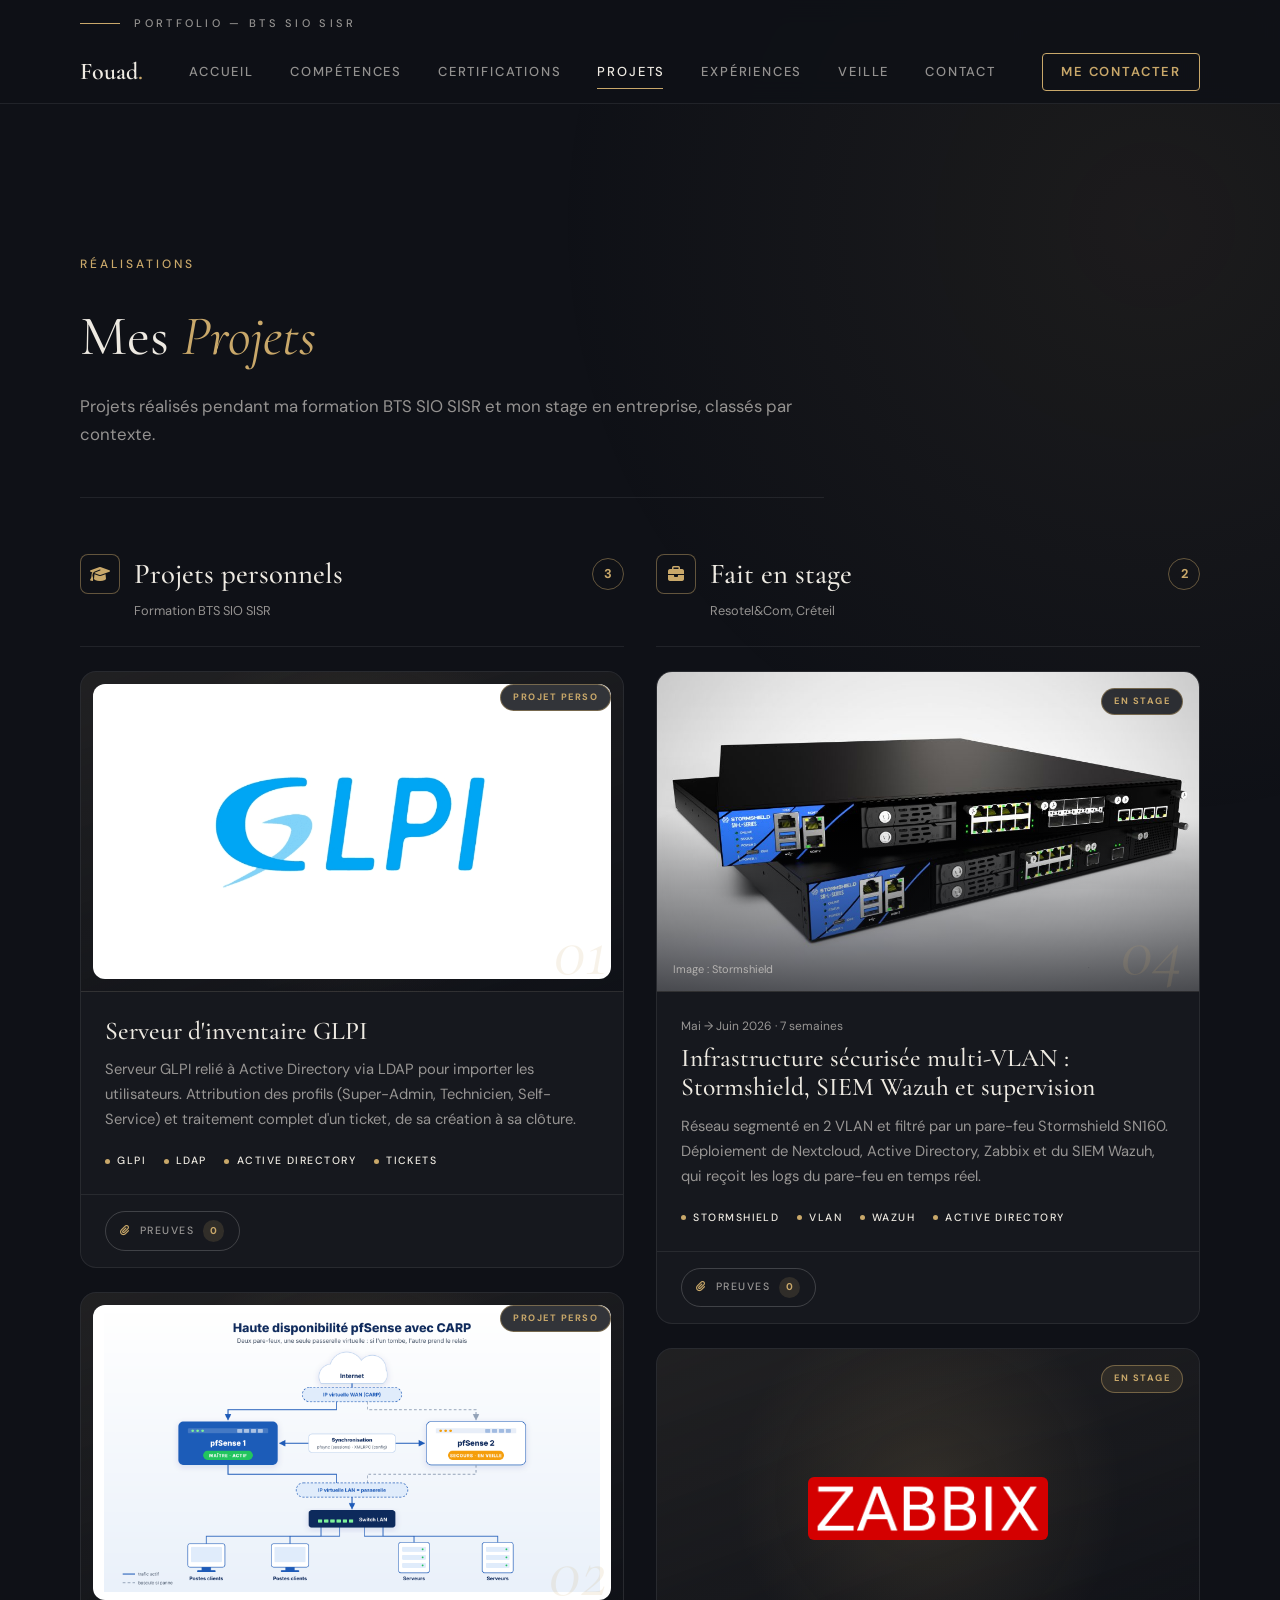
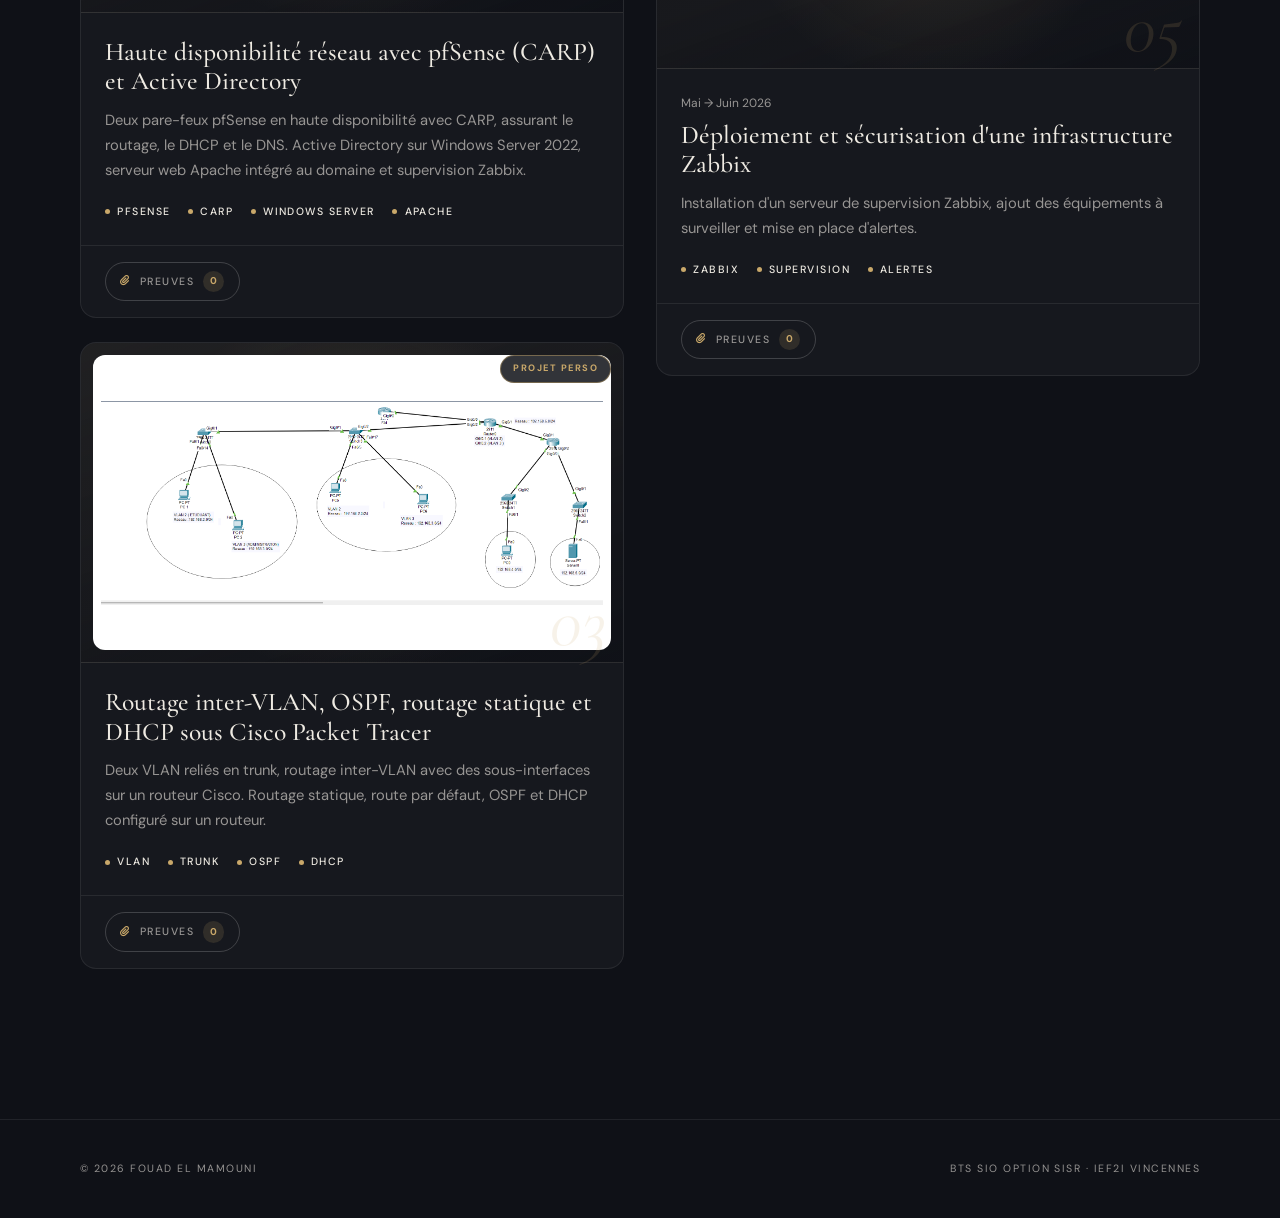
<file: projets.html>
<!DOCTYPE html>
<html lang="fr">
<head>
    <meta charset="UTF-8">
    <meta name="viewport" content="width=device-width, initial-scale=1.0">

    <title>Projets — Fouad El Mamouni</title>
    <meta name="description" content="Projets de Fouad El Mamouni réalisés en BTS SIO SISR et en stage : serveur GLPI, infrastructure pfSense en haute disponibilité, architecture segmentée et supervisée.">
    <meta name="theme-color" content="#0F1117">

    <!-- Open Graph : aperçu lors d'un partage sur les réseaux sociaux -->
    <meta property="og:type" content="website">
    <meta property="og:title" content="Projets — Fouad El Mamouni">
    <meta property="og:description" content="Projets de Fouad El Mamouni réalisés en BTS SIO SISR et en stage : serveur GLPI, infrastructure pfSense en haute disponibilité, architecture segmentée et supervisée.">
    <meta property="og:locale" content="fr_FR">
    <!-- À compléter quand le site sera en ligne :
    <meta property="og:url" content="https://votre-domaine.fr/projets.html">
    <meta property="og:image" content="https://votre-domaine.fr/apercu.png">
    -->

    <!-- Google Fonts : Cormorant Garamond (titres) et DM Sans (texte, menu, boutons) -->
    <link rel="preconnect" href="https://fonts.googleapis.com">
    <link rel="preconnect" href="https://fonts.gstatic.com" crossorigin>
    <link href="https://fonts.googleapis.com/css2?family=Cormorant+Garamond:ital,wght@0,400;0,500;0,600;1,400;1,500;1,600&family=DM+Sans:wght@400;500;700&display=swap" rel="stylesheet">

    <!-- Font Awesome (version gratuite) : les icônes, chargées depuis le CDN cdnjs -->
    <link rel="stylesheet" href="https://cdnjs.cloudflare.com/ajax/libs/font-awesome/6.5.2/css/all.min.css" crossorigin="anonymous" referrerpolicy="no-referrer">

    <!-- Feuille de style commune à toutes les pages -->
    <link rel="stylesheet" href="style.css">
</head>
<body>

    <!-- Écran de chargement : il disparaît tout seul en CSS, même sans JavaScript -->
    <div class="ecran-chargement" aria-hidden="true">
        <div class="ecran-points"><span></span><span></span><span></span></div>
        <div class="ecran-barre"></div>
    </div>

    <!-- Barre dorée qui avance pendant le défilement (décorative) -->
    <div class="barre-progression" aria-hidden="true"></div>

    <header>
        <p class="etiquette etiquette-header">Portfolio — BTS SIO SISR</p>
        <a href="index.html" class="logo">Fouad<span>.</span></a>
        <nav aria-label="Menu principal">
            <ul>
                <li><a href="index.html">Accueil</a></li>
                <li><a href="competences.html">Compétences</a></li>
                <li><a href="certifications.html">Certifications</a></li>
                <li><a href="projets.html" class="actif" aria-current="page">Projets</a></li>
                <li><a href="experiences.html">Expériences</a></li>
                <li><a href="veille.html">Veille</a></li>
                <li><a href="contact.html">Contact</a></li>
            </ul>
        </nav>
        <a href="contact.html" class="bouton bouton-contour bouton-header">Me contacter</a>
    </header>

    <main>
        <section id="projets">
            <!-- 1. En-tête -->
            <p class="etiquette">Réalisations</p>
            <h1 class="titre-page">Mes <em>Projets</em></h1>
            <p class="intro-section">Projets réalisés pendant ma formation BTS SIO SISR et mon stage en entreprise, classés par contexte.</p>

            <!-- 2. Les deux colonnes -->
            <div class="colonnes-projets">

                <!-- Colonne 1 : projets personnels -->
                <div>
                    <div class="entete-colonne">
                        <span class="icone-carre" aria-hidden="true"><i class="fa-solid fa-graduation-cap"></i></span>
                        <h3>Projets personnels</h3>
                        <span class="compteur-colonne">3<span class="visuellement-cache"> projets</span></span>
                    </div>
                    <p class="sous-titre-colonne">Formation BTS SIO SISR</p>

                    <div class="liste-projets">
                        <article class="carte-projet-item">
                            <div class="projet-visuel projet-visuel-image">
                                <span class="badge">Projet perso</span>
                                <a href="images/glpi.png" class="cadre-schema" target="_blank" rel="noopener">
                                    <img src="images/glpi.png" alt="Logo de GLPI, logiciel de gestion de parc informatique et de support" loading="lazy">
                                    <span class="visuellement-cache">(ouvre l'image en grand dans un nouvel onglet)</span>
                                </a>
                                <span class="projet-numero" aria-hidden="true">01</span>
                            </div>
                            <div class="projet-corps">
                                <h4>Serveur d'inventaire GLPI</h4>
                                <p>Serveur GLPI relié à Active Directory via LDAP pour importer les utilisateurs. Attribution des profils (Super-Admin, Technicien, Self-Service) et traitement complet d'un ticket, de sa création à sa clôture.</p>
                                <ul class="tags-points">
                                    <li>GLPI</li>
                                    <li>LDAP</li>
                                    <li>Active Directory</li>
                                    <li>Tickets</li>
                                </ul>
                            </div>
                            <div class="projet-pied">
                                <!-- LIEN À AJOUTER : remplace # par le lien vers les preuves du projet GLPI (PDF, captures d'écran...) et mets à jour le compteur -->
                                <a href="#" class="bouton-preuves">
                                    <i class="fa-solid fa-paperclip" aria-hidden="true"></i> Preuves
                                    <span class="compteur-preuves">0</span>
                                    <span class="visuellement-cache">du projet Serveur d'inventaire GLPI</span>
                                </a>
                            </div>
                        </article>

                        <article class="carte-projet-item">
                            <div class="projet-visuel projet-visuel-image">
                                <span class="badge">Projet perso</span>
                                <a href="images/pfsense-ha-general.png" class="cadre-schema" target="_blank" rel="noopener">
                                    <img src="images/pfsense-ha-general.png" alt="Illustration de la haute disponibilité pfSense : deux pare-feux, maître actif et secours en veille, synchronisés et partageant des IP virtuelles CARP, devant un réseau local de postes et de serveurs" loading="lazy">
                                    <span class="visuellement-cache">(ouvre l'image en grand dans un nouvel onglet)</span>
                                </a>
                                <span class="projet-numero" aria-hidden="true">02</span>
                            </div>
                            <div class="projet-corps">
                                <h4>Haute disponibilité réseau avec pfSense (CARP) et Active Directory</h4>
                                <p>Deux pare-feux pfSense en haute disponibilité avec CARP, assurant le routage, le DHCP et le DNS. Active Directory sur Windows Server 2022, serveur web Apache intégré au domaine et supervision Zabbix.</p>
                                <ul class="tags-points">
                                    <li>pfSense</li>
                                    <li>CARP</li>
                                    <li>Windows Server</li>
                                    <li>Apache</li>
                                </ul>
                            </div>
                            <div class="projet-pied">
                                <!-- LIEN À AJOUTER : remplace # par le lien vers les preuves du projet d'infrastructure (PDF, captures d'écran...) et mets à jour le compteur -->
                                <a href="#" class="bouton-preuves">
                                    <i class="fa-solid fa-paperclip" aria-hidden="true"></i> Preuves
                                    <span class="compteur-preuves">0</span>
                                    <span class="visuellement-cache">du projet Haute disponibilité réseau avec pfSense (CARP) et Active Directory</span>
                                </a>
                            </div>
                        </article>

                        <article class="carte-projet-item">
                            <div class="projet-visuel projet-visuel-image">
                                <span class="badge">Projet perso</span>
                                <a href="images/tp-routage-intervlan.png" class="cadre-schema" target="_blank" rel="noopener">
                                    <img src="images/tp-routage-intervlan.png" alt="Schéma Cisco Packet Tracer : VLAN 2 Étudiant et VLAN 3 Administration en trunk, routage inter-VLAN, routage statique, route par défaut vers le FAI, OSPF et DHCP sur routeur" loading="lazy">
                                    <span class="visuellement-cache">(ouvre le schéma en grand dans un nouvel onglet)</span>
                                </a>
                                <span class="projet-numero" aria-hidden="true">03</span>
                            </div>
                            <div class="projet-corps">
                                <h4>Routage inter-VLAN, OSPF, routage statique et DHCP sous Cisco Packet Tracer</h4>
                                <p>Deux VLAN reliés en trunk, routage inter-VLAN avec des sous-interfaces sur un routeur Cisco. Routage statique, route par défaut, OSPF et DHCP configuré sur un routeur.</p>
                                <ul class="tags-points">
                                    <li>VLAN</li>
                                    <li>Trunk</li>
                                    <li>OSPF</li>
                                    <li>DHCP</li>
                                </ul>
                            </div>
                            <div class="projet-pied">
                                <!-- LIEN À AJOUTER : remplace # par le lien vers les preuves du TP Cisco Packet Tracer (PDF, captures d'écran...) et mets à jour le compteur -->
                                <a href="#" class="bouton-preuves">
                                    <i class="fa-solid fa-paperclip" aria-hidden="true"></i> Preuves
                                    <span class="compteur-preuves">0</span>
                                    <span class="visuellement-cache">du projet Routage inter-VLAN, OSPF, routage statique et DHCP sous Cisco Packet Tracer</span>
                                </a>
                            </div>
                        </article>
                    </div>
                </div>

                <!-- Colonne 2 : fait en stage -->
                <div>
                    <div class="entete-colonne">
                        <span class="icone-carre" aria-hidden="true"><i class="fa-solid fa-briefcase"></i></span>
                        <h3>Fait en stage</h3>
                        <span class="compteur-colonne">2<span class="visuellement-cache"> projets</span></span>
                    </div>
                    <p class="sous-titre-colonne">Resotel&amp;Com, Créteil</p>

                    <div class="liste-projets">
                        <article class="carte-projet-item">
                            <div class="projet-visuel projet-visuel-couverture">
                                <a href="images/Stormshield.jpg" class="lien-couverture" target="_blank" rel="noopener">
                                    <img src="images/Stormshield.jpg" alt="Pare-feux Stormshield de la gamme SN-L-Series" loading="lazy">
                                    <span class="visuellement-cache">(ouvre la photo en grand dans un nouvel onglet)</span>
                                </a>
                                <span class="badge">En stage</span>
                                <span class="source-image">Image : Stormshield</span>
                                <span class="projet-numero" aria-hidden="true">04</span>
                            </div>
                            <div class="projet-corps">
                                <p class="periode">Mai → Juin 2026 · 7 semaines</p>
                                <h4>Infrastructure sécurisée multi-VLAN : Stormshield, SIEM Wazuh et supervision</h4>
                                <p>Réseau segmenté en 2 VLAN et filtré par un pare-feu Stormshield SN160. Déploiement de Nextcloud, Active Directory, Zabbix et du SIEM Wazuh, qui reçoit les logs du pare-feu en temps réel.</p>
                                <ul class="tags-points">
                                    <li>Stormshield</li>
                                    <li>VLAN</li>
                                    <li>Wazuh</li>
                                    <li>Active Directory</li>
                                </ul>
                            </div>
                            <div class="projet-pied">
                                <!-- LIEN À AJOUTER : remplace # par le lien vers les preuves de l'architecture du stage (PDF, captures d'écran...) et mets à jour le compteur -->
                                <a href="#" class="bouton-preuves">
                                    <i class="fa-solid fa-paperclip" aria-hidden="true"></i> Preuves
                                    <span class="compteur-preuves">0</span>
                                    <span class="visuellement-cache">du projet Infrastructure sécurisée multi-VLAN : Stormshield, SIEM Wazuh et supervision</span>
                                </a>
                            </div>
                        </article>

                        <article class="carte-projet-item">
                            <div class="projet-visuel projet-visuel-logo">
                                <span class="badge">En stage</span>
                                <img src="images/Zabbix_logo.png" alt="Logo de Zabbix, logiciel de supervision réseau open source" loading="lazy">
                                <span class="projet-numero" aria-hidden="true">05</span>
                            </div>
                            <div class="projet-corps">
                                <p class="periode">Mai → Juin 2026</p>
                                <h4>Déploiement et sécurisation d'une infrastructure Zabbix</h4>
                                <p>Installation d'un serveur de supervision Zabbix, ajout des équipements à surveiller et mise en place d'alertes.</p>
                                <ul class="tags-points">
                                    <li>Zabbix</li>
                                    <li>Supervision</li>
                                    <li>Alertes</li>
                                </ul>
                            </div>
                            <div class="projet-pied">
                                <!-- LIEN À AJOUTER : remplace # par le lien vers les preuves du projet Zabbix (PDF, captures d'écran...) et mets à jour le compteur -->
                                <a href="#" class="bouton-preuves">
                                    <i class="fa-solid fa-paperclip" aria-hidden="true"></i> Preuves
                                    <span class="compteur-preuves">0</span>
                                    <span class="visuellement-cache">du projet Déploiement et sécurisation d'une infrastructure Zabbix</span>
                                </a>
                            </div>
                        </article>
                    </div>
                </div>

            </div>
        </section>
    </main>

    <footer>
        <div class="footer-contenu">
            <p>&copy; 2026 Fouad El Mamouni</p>
            <p>BTS SIO option SISR · IEF2I Vincennes</p>
        </div>
    </footer>

    <!-- Bouton rond pour remonter (c'est un lien : il fonctionne même sans JavaScript) -->
    <a href="#top" class="retour-haut" aria-label="Remonter en haut de la page">↑</a>

    <!-- Script commun à toutes les pages -->
    <script src="script.js"></script>

</body>
</html>
</file>
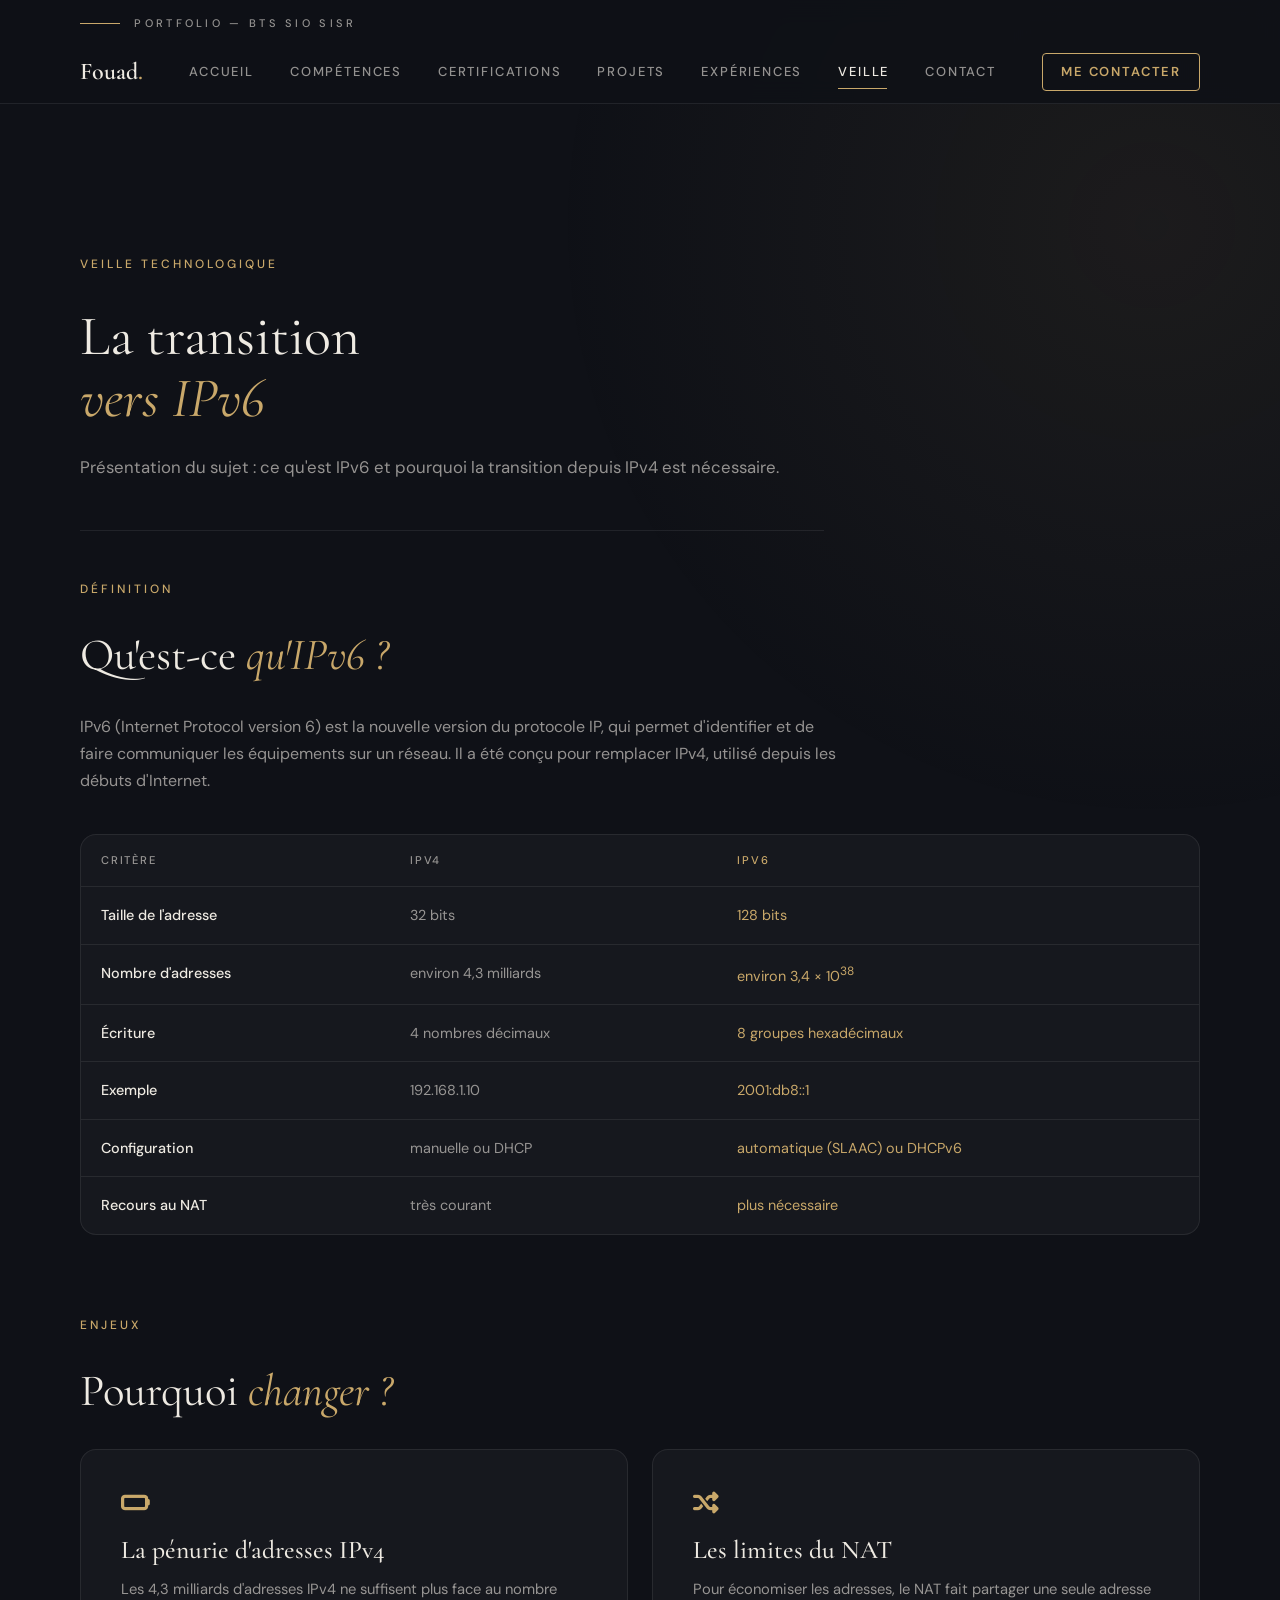
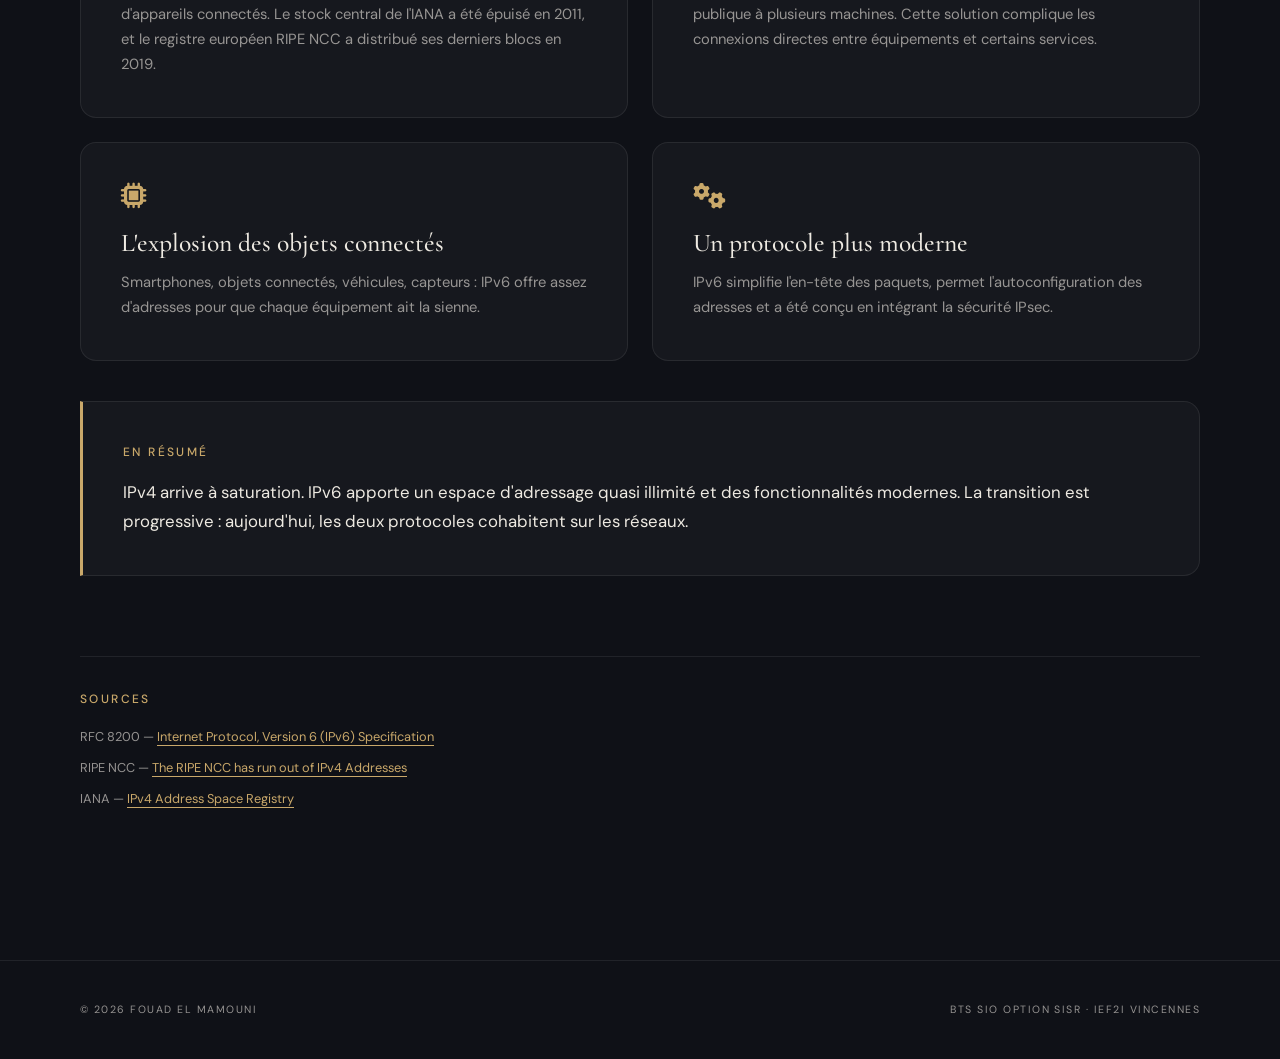
<file: veille.html>
<!DOCTYPE html>
<html lang="fr">
<head>
    <meta charset="UTF-8">
    <meta name="viewport" content="width=device-width, initial-scale=1.0">

    <title>Veille technologique : la transition vers IPv6 — Fouad El Mamouni</title>
    <meta name="description" content="Veille technologique de Fouad El Mamouni sur la transition vers IPv6 : définition d'IPv6, comparaison avec IPv4 et raisons de la transition (pénurie d'adresses, limites du NAT, objets connectés).">
    <meta name="theme-color" content="#0F1117">

    <!-- Open Graph : aperçu lors d'un partage sur les réseaux sociaux -->
    <meta property="og:type" content="website">
    <meta property="og:title" content="Veille technologique : la transition vers IPv6 — Fouad El Mamouni">
    <meta property="og:description" content="Veille technologique de Fouad El Mamouni sur la transition vers IPv6 : définition d'IPv6, comparaison avec IPv4 et raisons de la transition (pénurie d'adresses, limites du NAT, objets connectés).">
    <meta property="og:locale" content="fr_FR">
    <!-- À compléter quand le site sera en ligne :
    <meta property="og:url" content="https://votre-domaine.fr/veille.html">
    <meta property="og:image" content="https://votre-domaine.fr/apercu.png">
    -->

    <!-- Google Fonts : Cormorant Garamond (titres) et DM Sans (texte, menu, boutons) -->
    <link rel="preconnect" href="https://fonts.googleapis.com">
    <link rel="preconnect" href="https://fonts.gstatic.com" crossorigin>
    <link href="https://fonts.googleapis.com/css2?family=Cormorant+Garamond:ital,wght@0,400;0,500;0,600;1,400;1,500;1,600&family=DM+Sans:wght@400;500;700&display=swap" rel="stylesheet">

    <!-- Font Awesome (version gratuite) : les icônes, chargées depuis le CDN cdnjs -->
    <link rel="stylesheet" href="https://cdnjs.cloudflare.com/ajax/libs/font-awesome/6.5.2/css/all.min.css" crossorigin="anonymous" referrerpolicy="no-referrer">

    <!-- Feuille de style commune à toutes les pages -->
    <link rel="stylesheet" href="style.css">
</head>
<body>

    <!-- Écran de chargement : il disparaît tout seul en CSS, même sans JavaScript -->
    <div class="ecran-chargement" aria-hidden="true">
        <div class="ecran-points"><span></span><span></span><span></span></div>
        <div class="ecran-barre"></div>
    </div>

    <!-- Barre dorée qui avance pendant le défilement (décorative) -->
    <div class="barre-progression" aria-hidden="true"></div>

    <header>
        <p class="etiquette etiquette-header">Portfolio — BTS SIO SISR</p>
        <a href="index.html" class="logo">Fouad<span>.</span></a>
        <nav aria-label="Menu principal">
            <ul>
                <li><a href="index.html">Accueil</a></li>
                <li><a href="competences.html">Compétences</a></li>
                <li><a href="certifications.html">Certifications</a></li>
                <li><a href="projets.html">Projets</a></li>
                <li><a href="experiences.html">Expériences</a></li>
                <li><a href="veille.html" class="actif" aria-current="page">Veille</a></li>
                <li><a href="contact.html">Contact</a></li>
            </ul>
        </nav>
        <a href="contact.html" class="bouton bouton-contour bouton-header">Me contacter</a>
    </header>

    <main>
        <section id="veille">
            <!-- 1. En-tête -->
            <p class="etiquette">Veille technologique</p>
            <h1 class="titre-page titre-2-lignes">La transition <em>vers IPv6</em></h1>
            <p class="intro-section">Présentation du sujet : ce qu'est IPv6 et pourquoi la transition depuis IPv4 est nécessaire.</p>

            <!-- 2. Définition et tableau comparatif -->
            <div class="sous-partie">
                <p class="etiquette">Définition</p>
                <h3 class="titre-sous-partie">Qu'est-ce <em>qu'IPv6&nbsp;?</em></h3>
                <p class="texte-veille">IPv6 (Internet Protocol version 6) est la nouvelle version du protocole IP, qui permet d'identifier et de faire communiquer les équipements sur un réseau. Il a été conçu pour remplacer IPv4, utilisé depuis les débuts d'Internet.</p>

                <!-- Sur mobile, le tableau défile horizontalement dans sa carte -->
                <div class="tableau-defilant" role="region" aria-label="Comparaison IPv4 et IPv6" tabindex="0">
                    <table class="tableau-comparatif">
                        <caption class="visuellement-cache">Comparaison entre IPv4 et IPv6</caption>
                        <thead>
                            <tr>
                                <th scope="col">Critère</th>
                                <th scope="col">IPv4</th>
                                <th scope="col">IPv6</th>
                            </tr>
                        </thead>
                        <tbody>
                            <tr>
                                <th scope="row">Taille de l'adresse</th>
                                <td>32 bits</td>
                                <td>128 bits</td>
                            </tr>
                            <tr>
                                <th scope="row">Nombre d'adresses</th>
                                <td>environ 4,3 milliards</td>
                                <td>environ 3,4 × 10<sup>38</sup></td>
                            </tr>
                            <tr>
                                <th scope="row">Écriture</th>
                                <td>4 nombres décimaux</td>
                                <td>8 groupes hexadécimaux</td>
                            </tr>
                            <tr>
                                <th scope="row">Exemple</th>
                                <td>192.168.1.10</td>
                                <td>2001:db8::1</td>
                            </tr>
                            <tr>
                                <th scope="row">Configuration</th>
                                <td>manuelle ou DHCP</td>
                                <td>automatique (SLAAC) ou DHCPv6</td>
                            </tr>
                            <tr>
                                <th scope="row">Recours au NAT</th>
                                <td>très courant</td>
                                <td>plus nécessaire</td>
                            </tr>
                        </tbody>
                    </table>
                </div>
            </div>

            <!-- 3. Pourquoi la transition est nécessaire -->
            <div class="sous-partie">
                <p class="etiquette">Enjeux</p>
                <h3 class="titre-sous-partie">Pourquoi <em>changer&nbsp;?</em></h3>

                <div class="grille-enjeux">
                    <article class="carte-enjeu">
                        <i class="fa-solid fa-battery-empty" aria-hidden="true"></i>
                        <h4>La pénurie d'adresses IPv4</h4>
                        <p>Les 4,3 milliards d'adresses IPv4 ne suffisent plus face au nombre d'appareils connectés. Le stock central de l'IANA a été épuisé en 2011, et le registre européen RIPE NCC a distribué ses derniers blocs en 2019.</p>
                    </article>

                    <article class="carte-enjeu">
                        <i class="fa-solid fa-shuffle" aria-hidden="true"></i>
                        <h4>Les limites du NAT</h4>
                        <p>Pour économiser les adresses, le NAT fait partager une seule adresse publique à plusieurs machines. Cette solution complique les connexions directes entre équipements et certains services.</p>
                    </article>

                    <article class="carte-enjeu">
                        <i class="fa-solid fa-microchip" aria-hidden="true"></i>
                        <h4>L'explosion des objets connectés</h4>
                        <p>Smartphones, objets connectés, véhicules, capteurs : IPv6 offre assez d'adresses pour que chaque équipement ait la sienne.</p>
                    </article>

                    <article class="carte-enjeu">
                        <i class="fa-solid fa-gears" aria-hidden="true"></i>
                        <h4>Un protocole plus moderne</h4>
                        <p>IPv6 simplifie l'en-tête des paquets, permet l'autoconfiguration des adresses et a été conçu en intégrant la sécurité IPsec.</p>
                    </article>
                </div>

                <!-- 4. En résumé -->
                <aside class="encart-resume">
                    <p class="etiquette-carte">En résumé</p>
                    <p>IPv4 arrive à saturation. IPv6 apporte un espace d'adressage quasi illimité et des fonctionnalités modernes. La transition est progressive : aujourd'hui, les deux protocoles cohabitent sur les réseaux.</p>
                </aside>
            </div>

            <!-- 5. Sources -->
            <div class="sources-veille">
                <p class="etiquette-carte">Sources</p>
                <ul>
                    <li>RFC 8200 — <a href="https://www.rfc-editor.org/rfc/rfc8200" target="_blank" rel="noopener">Internet Protocol, Version 6 (IPv6) Specification<span class="visuellement-cache"> (nouvel onglet)</span></a></li>
                    <li>RIPE NCC — <a href="https://www.ripe.net/publications/news/the-ripe-ncc-has-run-out-of-ipv4-addresses/" target="_blank" rel="noopener">The RIPE NCC has run out of IPv4 Addresses<span class="visuellement-cache"> (nouvel onglet)</span></a></li>
                    <li>IANA — <a href="https://www.iana.org/assignments/ipv4-address-space/" target="_blank" rel="noopener">IPv4 Address Space Registry<span class="visuellement-cache"> (nouvel onglet)</span></a></li>
                </ul>
            </div>
        </section>
    </main>

    <footer>
        <div class="footer-contenu">
            <p>&copy; 2026 Fouad El Mamouni</p>
            <p>BTS SIO option SISR · IEF2I Vincennes</p>
        </div>
    </footer>

    <!-- Bouton rond pour remonter (c'est un lien : il fonctionne même sans JavaScript) -->
    <a href="#top" class="retour-haut" aria-label="Remonter en haut de la page">↑</a>

    <!-- Script commun à toutes les pages -->
    <script src="script.js"></script>

</body>
</html>
</file>
<file: style.css>
/* ===== 1. Variables : couleurs et polices, définies une seule fois ===== */
:root {
    --fond: #0F1117;                            /* fond très sombre */
    --or: #C9A86A;                              /* accent doré */
    --texte: #EEEAE2;                           /* blanc cassé */
    --texte-doux: rgba(238, 234, 226, 0.6);     /* gris clair (le blanc cassé, plus transparent) */
    --carte: rgba(255, 255, 255, 0.03);         /* fond des cartes, à peine plus clair */
    --bordure: rgba(255, 255, 255, 0.08);       /* bordure très fine */
    --bordure-forte: rgba(255, 255, 255, 0.18); /* bordure un peu plus visible (schéma) */
    --bordure-or: rgba(201, 168, 106, 0.45);    /* le doré, plus transparent */
    --fond-header: rgba(15, 17, 23, 0.85);      /* le fond, légèrement transparent */

    --serif: "Cormorant Garamond", Georgia, "Times New Roman", serif;
    --sans: "DM Sans", "Segoe UI", Arial, sans-serif;

    --rayon: 16px;                              /* arrondi des cartes */
    --espacement-lettres: 0.2em;                /* pour les majuscules espacées */

    --texte-nom: #F4F1EA;                       /* blanc cassé du grand nom de l'accueil */

    /* Le conteneur commun à toute la page (header, sections, footer) */
    --conteneur: 1200px;                        /* largeur maximale, marges comprises */
    --gouttiere: 20px;                          /* marge intérieure à gauche et à droite (40px sur ordinateur) */
    /* Marge à gauche et à droite d'un bloc pleine largeur (header, footer) pour que son contenu
       s'aligne sur le conteneur : au moins la gouttière, plus la moitié de l'espace au-delà de 1200px */
    --marge-conteneur: max(var(--gouttiere), calc((100% - var(--conteneur)) / 2 + var(--gouttiere)));

    --ecart-menu: 28px;                         /* écart entre les liens du menu (mobile) */
}

/* Entre 900 et 1199px : gouttière de 40px, liens du menu plus serrés (22px) */
@media (min-width: 900px) {
    :root {
        --gouttiere: 40px;
        --ecart-menu: 22px;
    }
}

/* À partir de 1200px : écart normal entre les liens du menu (36px) */
/* De 1024 à 1099px, le header est sur une ligne mais l'espace est juste pour les 7 liens :
   écart réduit pour que le bouton « Me contacter » ne passe pas à la ligne */
@media (min-width: 1024px) and (max-width: 1099px) {
    :root {
        --ecart-menu: 12px;
    }
}

@media (min-width: 1200px) {
    :root {
        --ecart-menu: 36px;
    }
}

/* ===== 2. Base : réglages appliqués à toute la page ===== */
*,
*::before,
*::after {
    box-sizing: border-box; /* la bordure et le padding sont inclus dans la largeur */
}

html {
    scroll-behavior: smooth;    /* défilement doux vers les sections */
    scroll-padding-top: 8.5rem; /* laisse la place au header collant (3 lignes sur mobile) */
}

body {
    margin: 0;
    background-color: var(--fond);
    color: var(--texte);
    font-family: var(--sans);
    font-size: 16px;          /* taille du texte normal */
    line-height: 1.7;
    -webkit-font-smoothing: antialiased;
}

/* Halo lumineux très discret à droite, fixe pendant le défilement */
body::before {
    content: "";
    position: fixed;
    inset: 0;
    z-index: -1;            /* derrière tout le contenu */
    pointer-events: none;   /* ne bloque pas les clics */
    background: radial-gradient(circle at 90% 25%, rgba(201, 168, 106, 0.07), transparent 45%);
}

h1, h2, h3 {
    font-family: var(--serif);
    font-weight: 500;
    line-height: 1.1;
    margin: 0 0 1rem;
}

p {
    margin: 0 0 1rem;
}

a {
    color: var(--or);
    text-underline-offset: 4px;
}

/* Le mot mis en valeur dans les grands titres : italique doré */
h1 em,
h2 em {
    font-style: italic;
    color: var(--or);
}

/* Contour doré visible quand on navigue au clavier (touche Tab) */
a:focus-visible {
    outline: 1px solid var(--or);
    outline-offset: 4px;
    border-radius: 4px;
}

/* ===== 3. Barre de progression du défilement (pilotée par le JavaScript) ===== */
.barre-progression {
    position: fixed;
    top: 0;
    left: 0;
    z-index: 30;
    width: 100%;
    height: 2px;
    background-color: var(--or);
    transform: scaleX(0);       /* 0 = vide, 1 = pleine largeur */
    transform-origin: left;
}

/* ===== 4. Header collé en haut de l'écran ===== */
/* Sur mobile : l'étiquette, puis le logo et le bouton, puis le menu qui défile horizontalement */
header {
    position: sticky;
    top: 0;
    z-index: 20; /* reste au-dessus du contenu pendant le défilement */
    display: flex;
    flex-wrap: wrap;
    align-items: center;
    justify-content: space-between;
    column-gap: 16px; /* espace minimum entre le logo, le menu et le bouton */
    /* le fond reste sur toute la largeur, mais le contenu s'aligne sur le conteneur */
    padding: 14px var(--marge-conteneur) 0; /* header moins haut (avant : 1rem en haut) */
    background-color: var(--fond-header);
    backdrop-filter: blur(12px);          /* floute le contenu qui passe dessous */
    -webkit-backdrop-filter: blur(12px);  /* même chose pour Safari */
    border-bottom: 1px solid var(--bordure);
}

/* L'étiquette « PORTFOLIO — BTS SIO SISR » au-dessus, sur toute la largeur :
   texte gris clair, petite ligne dorée devant.
   « header .etiquette-header » est plus précis que « .etiquette » (section 7) : ses réglages l'emportent */
header .etiquette-header {
    flex-basis: 100%;
    gap: 0.9rem;
    margin-bottom: 8px;   /* seulement 8px d'écart avec la ligne du logo */
    color: var(--texte-doux);
    font-size: 11px;
    letter-spacing: 0.3em;
}

/* La petite ligne dorée devant l'étiquette du header (les étiquettes des sections n'en ont plus) */
header .etiquette-header::before {
    content: "";
    flex-shrink: 0;
    width: 2.5rem;
    height: 1px;
    background-color: var(--or);
}

/* « Fouad. » en serif, avec le point en doré : 24px */
.logo {
    font-family: var(--serif);
    font-size: 24px;
    font-weight: 600;
    line-height: 1;
    color: var(--texte);
    text-decoration: none;
}

.logo span {
    color: var(--or);
}

/* Le menu passe sous le logo, sur toute la largeur, et défile horizontalement */
nav {
    order: 3;
    width: calc(100% + 2 * var(--gouttiere));   /* va jusqu'aux bords de l'écran */
    margin: 0.5rem calc(-1 * var(--gouttiere)) 0;
    overflow-x: auto;
    scrollbar-width: none;        /* cache la barre de défilement (Firefox) */
}

nav::-webkit-scrollbar {
    display: none;                /* cache la barre de défilement (Chrome, Safari) */
}

nav ul {
    display: flex;
    gap: var(--ecart-menu);       /* 28px sur mobile, 22px de 900 à 1199px (12px de 1024 à 1099px), 36px dès 1200px (voir :root) */
    width: max-content;           /* les liens restent sur une seule ligne */
    margin: 0;
    padding: 0 var(--gouttiere);  /* le 1er lien s'aligne sur le logo */
    list-style: none;
}

nav a {
    position: relative;
    display: block;
    padding: 0.7rem 0;
    color: var(--texte-doux);
    font-size: 13px;              /* une seule taille, sur toutes les largeurs d'écran */
    font-weight: 500;
    letter-spacing: 0.14em;
    text-transform: uppercase;
    text-decoration: none;
    white-space: nowrap;
    transition: color 0.25s;
}

/* Le soulignement doré, caché par défaut (largeur 0) */
nav a::after {
    content: "";
    position: absolute;
    left: 0;
    right: 0.14em; /* compense l'espace après la dernière lettre */
    bottom: 0.35rem;
    height: 1px;
    background-color: var(--or);
    transform: scaleX(0);
    transform-origin: left;
    transition: transform 0.3s;
}

/* Au survol et sur la section active (classe ajoutée par le JavaScript) */
nav a:hover,
nav a.actif {
    color: var(--texte);
}

nav a:hover::after,
nav a.actif::after {
    transform: scaleX(1);
}

/* Le bouton « Me contacter » du header : rectangulaire, plus compact, bordure et texte dorés ;
   caché sous 900px (il réapparaît plus bas).
   « header .bouton-header » est plus précis que « .bouton » (section 5) : ses réglages l'emportent */
header .bouton-header {
    display: none;
    padding: 10px 18px;
    font-size: 13px;
    border-color: var(--or);
    color: var(--or);
    white-space: nowrap;
}

header .bouton-header:hover {
    background-color: var(--or);
    border-color: var(--or);
    color: var(--fond);
}

/* ===== 5. Boutons (les mêmes sur tout le site) ===== */
/* Base commune : rectangulaires avec coins légèrement arrondis (plus de pilule),
   DM Sans 13px, graisse 600, majuscules espacées */
.bouton {
    display: inline-block;
    padding: 16px 28px;
    border: 1px solid var(--or);
    border-radius: 4px;
    font-family: var(--sans);
    font-size: 13px;
    font-weight: 600;
    line-height: 1.2;
    letter-spacing: 0.14em;
    text-transform: uppercase;
    text-decoration: none;
    text-align: center;
    transition: background-color 0.25s, color 0.25s, border-color 0.25s, transform 0.25s, box-shadow 0.25s;
}

/* Bouton plein : fond doré, texte sombre */
.bouton-plein {
    background-color: var(--or);
    color: var(--fond);
}

.bouton-plein:hover {
    transform: translateY(-2px);
    box-shadow: 0 10px 30px rgba(201, 168, 106, 0.25);
}

/* Bouton à bordure : bordure fine gris clair, texte blanc ; la bordure devient dorée au survol */
.bouton-contour {
    background-color: transparent;
    border-color: rgba(255, 255, 255, 0.2);
    color: var(--texte);
}

.bouton-contour:hover {
    border-color: var(--or);
}

/* Groupe de boutons (passent l'un sous l'autre si l'écran est étroit) */
.boutons {
    display: flex;
    flex-wrap: wrap;
    gap: 1rem;
}

/* ===== 6. Sections : beaucoup d'espace et une fine ligne de séparation ===== */
/* Chaque section est le conteneur commun : 1200px maximum, centré, gouttière à gauche et à droite */
section {
    max-width: var(--conteneur);
    margin: 0 auto;
    padding: 5.5rem var(--gouttiere);
}

section + section {
    border-top: 1px solid var(--bordure);
}

/* Grand titre de section (le même sur toutes les pages, dont « Réseaux & Systèmes ») :
   38px minimum, 4,5 % de l'écran, 56px maximum.
   .titre-page : le titre principal (h1) des pages autres que l'accueil, même style qu'un h2 */
h2,
.titre-page {
    font-size: clamp(38px, 4.5vw, 56px);
    font-weight: 400;
    line-height: 1.1;
    max-width: 16ch;
    margin-bottom: 3rem;
}

/* Sous le titre de page vient une phrase d'introduction : moins d'espace */
.titre-page {
    margin-bottom: 1.5rem;
}

/* ===== 7. Étiquette dorée de section (la même sur toutes les pages) ===== */
/* Juste le texte doré en majuscules espacées, sans ligne devant : 13px, espacement 0.25em */
.etiquette {
    display: flex;
    align-items: center;
    margin-bottom: 32px;   /* espace entre l'étiquette et le titre */
    color: var(--or);
    font-size: 12px;
    font-weight: 500;
    letter-spacing: 0.25em;
    text-transform: uppercase;
}

/* ===== 8. Accroche ===== */
/* Un petit espace en haut pour que le nom ne touche pas le header */
#accueil {
    padding-top: 24px;
}

/* Le nom en très grand, sur une seule ligne : « Fouad El Mamouni ».
   Taille fluide : 40px minimum, 6,5 % de la largeur de l'écran, 92px maximum.
   Sur un écran étroit, il passe à la ligne entre les mots, jamais au milieu d'un mot */
#accueil h1 {
    margin: 0;
    font-family: var(--serif);
    font-size: clamp(40px, 6.5vw, 92px);
    font-weight: 600;
    line-height: 1.05;
    letter-spacing: -0.01em;
    color: var(--texte-nom);  /* « Fouad » et « Mamouni » */
    overflow-wrap: normal;    /* ne coupe jamais un mot */
    hyphens: none;            /* pas de trait d'union automatique */
}

/* « El » : italique doré, même graisse que le reste du nom */
#accueil h1 em {
    font-style: italic;
    font-weight: 600;
    color: var(--or);
}

/* Le texte de présentation : 17px, gris clair, 540px de large au maximum
   (une seule règle, sur toutes les largeurs d'écran) */
.presentation {
    max-width: 540px;
    margin: 48px 0 56px;
    color: var(--texte-doux);
    font-size: 17px;
    line-height: 1.7;
}

/* Les boutons de l'accroche : 20px d'écart */
#accueil .boutons {
    gap: 20px;
}

/* Les icônes sociales sous les boutons : seules (sans cercle ni fond), côte à côte, 24px d'écart */
.icones-sociales {
    display: flex;
    gap: 24px;
    margin: 40px 0 0;
    padding: 0;
    list-style: none;
}

.icones-sociales a {
    display: block;
    color: rgba(255, 255, 255, 0.5);   /* gris clair */
    font-size: 20px;
    line-height: 1;
    transition: color 0.25s;
}

/* Dorées au survol */
.icones-sociales a:hover {
    color: var(--or);
}

/* Les chiffres clés : une fine ligne grise sur toute la largeur, 64px sous les icônes,
   puis 3 éléments côte à côte, alignés à gauche, 64px d'écart ;
   sur un écran étroit, ils passent à la ligne proprement */
.chiffres-cles {
    display: flex;
    flex-wrap: wrap;
    gap: 32px 64px;
    margin: 64px 0 0;
    padding: 56px 0 0;
    border-top: 1px solid var(--bordure);
    list-style: none;
}

/* Le chiffre (ou « SISR ») : Cormorant Garamond, 56px, blanc cassé */
.chiffre {
    display: block;
    font-family: var(--serif);
    font-size: 56px;
    font-weight: 600;
    line-height: 1;
    color: var(--texte-nom);
}

/* Le « + » doré décoratif après le chiffre, même taille */
.chiffre .plus {
    color: var(--or);
}

/* Le texte sous le chiffre : 12px, majuscules espacées, gris, 8px sous le chiffre */
.chiffre-texte {
    display: block;
    margin-top: 8px;
    color: var(--texte-doux);
    font-size: 12px;
    letter-spacing: 0.14em;
    text-transform: uppercase;
}

/* ===== 8 bis. À propos ===== */
/* Sur mobile : une seule colonne */
.a-propos {
    display: grid;
    grid-template-columns: 1fr;
    gap: 2.5rem;
}

.a-propos h2 {
    margin-bottom: 44px;   /* espace entre le titre et le bouton (avant : 32px) */
}

.a-propos h2 em {
    display: block; /* « Systèmes » passe à la ligne */
}

/* Les 2 paragraphes : 17px, gris clair, interligne confortable, 28px entre les deux
   (une seule règle, sur toutes les largeurs d'écran) */
.a-propos-texte p {
    margin-bottom: 28px;
    color: var(--texte-doux);
    font-size: 17px;
    line-height: 1.8;
}

/* La grille d'informations : 4 cases en 2 × 2 (sur toutes les tailles d'écran),
   dans un cadre arrondi au fond un peu plus clair et légèrement bleuté */
.infos {
    display: grid;
    grid-template-columns: repeat(2, minmax(0, 1fr));
    margin: 56px 0 0;     /* espace entre le texte et la grille (avant : 40px) */
    background-color: #161A26;
    border: 1px solid var(--bordure);
    border-radius: 14px;
    overflow: hidden; /* les coins arrondis s'appliquent aussi aux cases */
}

/* Sur mobile, les cases ne font que 175px de large : 20px de marge intérieure (32px plus bas, dès 768px) */
.infos div {
    padding: 20px;
}

/* Fines lignes de séparation : sous la 1re rangée (cases 3 et 4), et entre les 2 colonnes (cases 2 et 4) */
.infos div:nth-child(n + 3) {
    border-top: 1px solid var(--bordure);
}

.infos div:nth-child(even) {
    border-left: 1px solid var(--bordure);
}

/* Étiquette de la case : 12px (une seule règle) */
.infos dt {
    margin-bottom: 0.5rem;
    color: var(--or);
    font-size: 12px;
    font-weight: 500;
    letter-spacing: var(--espacement-lettres);
    text-transform: uppercase;
}

/* Valeur de la case : 16px (une seule règle) */
.infos dd {
    margin: 0;
    color: var(--texte);
    font-size: 16px;
}

/* ===== 8 ter. Compétences ===== */
/* Titre sur 2 lignes : le mot en italique doré passe à la ligne */
.titre-2-lignes em {
    display: block;
}

/* Phrase d'introduction, avec une fine ligne de séparation en dessous */
.intro-section {
    max-width: 62ch;
    margin-bottom: 3rem;
    padding-bottom: 3rem;
    border-bottom: 1px solid var(--bordure);
    color: var(--texte-doux);
    font-size: 1.05rem;
}

/* Les mots en gras blanc dans les paragraphes gris */
#competences strong {
    color: var(--texte);
    font-weight: 700;
}

/* Base commune : carte d'introduction, cartes de compétences, carte projet */
.carte-intro,
.carte-competence,
.carte-projet {
    background-color: var(--carte);
    border: 1px solid var(--bordure);
    border-radius: var(--rayon);
}

/* Carte d'introduction : bordure dorée plus épaisse à gauche */
.carte-intro {
    padding: 2rem 1.5rem;
    border-left: 3px solid var(--or);
}

.carte-intro p {
    color: var(--texte-doux);
}

/* Petites pastilles avec icône (fond sombre, bordure fine) */
.pastilles {
    display: flex;
    flex-wrap: wrap;
    gap: 0.6rem;
    margin: 1.75rem 0 0;
    padding: 0;
    list-style: none;
}

.pastilles li {
    display: inline-flex;
    align-items: center;
    gap: 0.5rem;
    padding: 0.45rem 0.95rem;
    background-color: var(--fond);
    border: 1px solid var(--bordure-forte);
    border-radius: 999px;
    font-size: 0.82rem;
}

.pastilles i {
    color: var(--or);
}

/* Une catégorie : icône dorée + titre serif, fine ligne en dessous */
.categorie {
    margin-top: 4.5rem;
}

.titre-categorie {
    display: flex;
    align-items: center;
    gap: 0.85rem;
    margin-bottom: 2rem;
    padding-bottom: 1.1rem;
    border-bottom: 1px solid var(--bordure);
    font-size: 1.9rem;
}

.titre-categorie i {
    color: var(--or);
    font-size: 1.1rem;
}

/* La grille de cartes : 1 colonne sur mobile (2 et 3 colonnes plus bas, dans les media queries) */
.grille-competences {
    display: grid;
    grid-template-columns: 1fr;
    gap: 1.25rem;
}

/* Une carte de compétence : en colonne, pour pouvoir pousser les étiquettes en bas */
.carte-competence {
    display: flex;
    flex-direction: column;
    padding: 1.75rem 1.5rem;
    transition: border-color 0.3s;
}

.carte-competence:hover {
    border-color: var(--bordure-or);
}

.carte-competence h4 {
    display: flex;
    align-items: center;
    gap: 0.75rem;
    margin: 0 0 0.75rem;
    font-family: var(--sans);
    font-size: 1rem;
    font-weight: 700;
    color: var(--texte);
}

.carte-competence h4 i {
    width: 1.25rem;       /* toutes les icônes ont la même largeur : les titres sont alignés */
    text-align: center;
    color: var(--or);
}

.carte-competence p {
    margin-bottom: 1.5rem;
    color: var(--texte-doux);
    font-size: 0.92rem;
}

/* Les étiquettes en majuscules, poussées en bas de la carte par margin-top: auto */
.tags {
    display: flex;
    flex-wrap: wrap;
    gap: 0.45rem;
    margin: auto 0 0;
    padding: 0;
    list-style: none;
}

.tags li {
    padding: 0.3rem 0.75rem;
    border: 1px solid var(--bordure-or);
    border-radius: 999px;
    color: var(--or);
    font-size: 0.62rem;
    font-weight: 500;
    letter-spacing: 0.14em;
    text-transform: uppercase;
}

/* Qualités professionnelles : grandes pastilles arrondies */
.qualites {
    display: flex;
    flex-wrap: wrap;
    gap: 0.85rem;
    margin: 0;
    padding: 0;
    list-style: none;
}

.qualites li {
    display: inline-flex;
    align-items: center;
    gap: 0.7rem;
    padding: 0.85rem 1.4rem;
    background-color: var(--carte);
    border: 1px solid var(--bordure);
    border-radius: 999px;
    color: var(--texte);
    font-size: 0.95rem;
}

.qualites i {
    color: var(--or);
}

/* Carte « Projet d'avenir » */
.carte-projet {
    margin-top: 4.5rem;
    padding: 2.5rem 1.5rem;
}

.carte-projet .etiquette-carte {
    display: flex;
    align-items: center;
    gap: 0.6rem;
}

.carte-projet h3 {
    font-size: clamp(2.2rem, 6vw, 3.4rem);
    font-weight: 400;
    margin-bottom: 1.5rem;
}

.carte-projet h3 em {
    font-style: italic;
    color: var(--or);
}

.carte-projet p {
    max-width: 62ch;
    color: var(--texte-doux);
}

/* Le parcours : pastilles reliées par des flèches (vers le bas sur mobile) */
.parcours {
    display: flex;
    flex-direction: column;
    align-items: flex-start;
    gap: 0.75rem;
    margin: 2rem 0 2.5rem;
    padding: 0;
    list-style: none;
}

.parcours li {
    display: flex;
    flex-direction: column;
    align-items: flex-start;
    gap: 0.75rem;
}

/* La flèche dorée avant chaque étape sauf la 1re ; « / "" » la cache aux lecteurs d'écran */
.parcours li + li::before {
    content: "→";
    content: "→" / "";
    margin-left: 1.25rem;
    color: var(--or);
    font-size: 1.3rem;
    line-height: 1;
    transform: rotate(90deg); /* la flèche pointe vers le bas */
}

.parcours span {
    padding: 0.7rem 1.2rem;
    background-color: var(--fond);
    border: 1px solid var(--bordure-or);
    border-radius: 1.5rem;
    font-size: 0.88rem;
}

/* Espace entre l'icône et le texte dans un bouton */
.bouton i {
    margin-right: 0.6rem;
}

/* ===== 9. Étiquette dorée en haut d'une carte (ex : « PROJET D'AVENIR » dans competences.html) ===== */
.etiquette-carte {
    margin-bottom: 1rem;
    color: var(--or);
    font-size: 12px;          /* même taille que les autres étiquettes dorées */
    font-weight: 500;
    letter-spacing: var(--espacement-lettres);
    text-transform: uppercase;
}

/* ===== 12. Certifications ===== */
/* Texte caché à l'écran mais lu par les lecteurs d'écran (réutilisable partout) */
.visuellement-cache {
    position: absolute;
    width: 1px;
    height: 1px;
    margin: -1px;
    padding: 0;
    overflow: hidden;
    clip: rect(0, 0, 0, 0);
    white-space: nowrap;
    border: 0;
}

/* Une sous-partie : étiquette + titre serif dont un mot est en italique doré */
.sous-partie + .sous-partie {
    margin-top: 5rem;
}

.titre-sous-partie {
    font-size: clamp(2rem, 5vw, 2.8rem);
    font-weight: 400;
    margin-bottom: 2rem;
}

.titre-sous-partie em {
    font-style: italic;
    color: var(--or);
}

/* Grilles : 1 colonne sur mobile (2 colonnes sur ordinateur, voir plus bas) */
.grille-certifs,
.grille-parcours {
    display: grid;
    grid-template-columns: 1fr;
    gap: 1.5rem;
}

/* Base commune des cartes de cette section */
.carte-certif,
.carte-liste {
    padding: 2.25rem 1.5rem;
    background-color: var(--carte);
    border: 1px solid var(--bordure);
    border-radius: var(--rayon);
    transition: border-color 0.3s;
}

.carte-certif:hover,
.carte-liste:hover {
    border-color: var(--bordure-or);
}

/* Carte de formation : contenu centré, en colonne */
.carte-certif {
    display: flex;
    flex-direction: column;
    align-items: center;
    text-align: center;
}

.carte-certif h4 {
    margin: 0 0 0.4rem;
    font-family: var(--serif);
    font-size: 1.75rem;
    font-weight: 500;
    line-height: 1.15;
    color: var(--texte);
}

.organisme {
    margin-bottom: 0.4rem;
    color: var(--texte-doux);
    font-size: 0.85rem;
}

.date-certif {
    margin-bottom: 1.5rem;
    color: var(--or);
    font-size: 0.75rem;
    letter-spacing: 0.08em;
}

/* Les modules ANSSI : nom à gauche, score doré à droite, fines lignes */
.modules {
    width: 100%;
    margin: 0 0 1.75rem;
    padding: 0;
    list-style: none;
    text-align: left;
    font-size: 0.82rem;
}

.modules li {
    display: flex;
    justify-content: space-between;
    gap: 1rem;
    padding: 0.55rem 0;
    border-top: 1px solid var(--bordure);
    color: var(--texte-doux);
}

.modules li:last-child {
    border-bottom: 1px solid var(--bordure);
}

.score {
    flex-shrink: 0; /* le score ne passe jamais à la ligne */
    color: var(--or);
    font-weight: 500;
}

/* L'image du certificat, tout en haut de la carte (à la place de la médaille) :
   un clic ouvre le PDF dans un nouvel onglet */
.image-certif {
    display: block;
    width: 100%;
    margin-bottom: 1.5rem; /* espace avec le titre */
    cursor: zoom-in; /* loupe : on peut cliquer pour voir le certificat en grand */
}

/* Hauteur fixe (220px sur mobile, 260px à partir de 768px) : les deux images
   sont alignées côte à côte, chacune affichée en entier sur fond blanc */
.image-certif img {
    display: block;
    width: 100%;
    height: 220px;
    object-fit: contain;
    background-color: #fff;
    border: 1px solid var(--bordure-or); /* fine bordure dorée transparente */
    border-radius: 8px;
    box-shadow: 0 6px 18px rgba(0, 0, 0, 0.35); /* petite ombre */
    transition: transform 0.3s ease;
}

/* Léger zoom au survol (et au clavier) */
.image-certif:hover img,
.image-certif:focus-visible img {
    transform: scale(1.02);
}

/* Le bouton « Vérifier ↗ », poussé en bas de la carte */
/* (même taille que tous les boutons du site, pour la cohérence) */
.bouton-petit {
    margin-top: auto;
}

/* Cartes Diplômes et Langues */
.carte-liste h4 {
    display: flex;
    align-items: center;
    gap: 0.75rem;
    margin: 0 0 1.25rem;
    font-family: var(--serif);
    font-size: 1.6rem;
    font-weight: 500;
    color: var(--texte);
}

.carte-liste h4 i {
    color: var(--or);
    font-size: 1.05rem;
}

.lignes {
    margin: 0;
}

/* Chaque ligne : sur mobile, le détail passe sous le nom */
.lignes div {
    display: flex;
    flex-direction: column;
    gap: 0.2rem;
    padding: 0.95rem 0;
    border-top: 1px solid var(--bordure);
}

.lignes dt {
    color: var(--texte);
    font-weight: 500;
}

.lignes dd {
    margin: 0;
    color: var(--or);
    font-size: 0.85rem;
}

/* ===== 12 bis. Projets ===== */
/* --- Les 2 colonnes : l'une sous l'autre sur mobile --- */
.colonnes-projets {
    display: grid;
    grid-template-columns: 1fr;
    gap: 3.5rem 2rem;
    margin-top: 3.5rem;
}

/* En-tête de colonne : icône dans un carré, titre, et compteur à droite */
.entete-colonne {
    display: flex;
    align-items: center;
    gap: 0.9rem;
    margin-bottom: 0.4rem;
}

.icone-carre {
    display: grid;
    place-items: center;
    flex-shrink: 0;
    width: 2.5rem;
    height: 2.5rem;
    background-color: var(--fond);
    border: 1px solid var(--bordure-or);
    border-radius: 8px;
    color: var(--or);
}

.entete-colonne h3 {
    margin: 0;
    font-size: 1.8rem;
}

.compteur-colonne {
    display: grid;
    place-items: center;
    width: 2rem;
    height: 2rem;
    margin-left: auto; /* pousse le compteur tout à droite */
    border: 1px solid var(--bordure-or);
    border-radius: 50%;
    color: var(--or);
    font-size: 0.8rem;
    font-weight: 700;
}

.sous-titre-colonne {
    margin: 0 0 0 3.4rem; /* aligné avec le titre, après le carré */
    color: var(--texte-doux);
    font-size: 0.8rem;
}

.liste-projets {
    display: flex;
    flex-direction: column;
    gap: 1.5rem;
    margin-top: 1.5rem;
    padding-top: 1.5rem;
    border-top: 1px solid var(--bordure);
}

/* --- Une carte de projet --- */
.carte-projet-item {
    display: flex;
    flex-direction: column;
    overflow: hidden; /* la zone visuelle suit les coins arrondis */
    background-color: var(--carte);
    border: 1px solid var(--bordure);
    border-radius: var(--rayon);
    transition: border-color 0.3s;
}

.carte-projet-item:hover {
    border-color: var(--bordure-or);
}

/* La zone visuelle en haut : dégradé sombre avec un léger halo doré au centre */
.projet-visuel {
    position: relative; /* repère pour le badge et le grand numéro */
    display: flex;
    flex-direction: column;
    align-items: center;
    justify-content: center;
    gap: 1rem;
    height: 12rem;
    padding: 1.5rem;
    background:
        radial-gradient(circle at 50% 45%, rgba(201, 168, 106, 0.14), transparent 60%),
        linear-gradient(160deg, rgba(201, 168, 106, 0.06), rgba(15, 17, 23, 0.9));
    border-bottom: 1px solid var(--bordure);
}

.projet-visuel i {
    color: var(--or);
    font-size: 2.6rem;
}

.projet-visuel-titre {
    margin: 0;
    max-width: 26ch;
    color: var(--texte-doux);
    font-size: 0.62rem;
    letter-spacing: 0.22em;
    text-align: center;
    text-transform: uppercase;
}

/* Le badge « PROJET PERSO » / « EN STAGE » en haut à droite */
.badge {
    position: absolute;
    top: 1rem;
    right: 1rem;
    padding: 0.3rem 0.75rem;
    background-color: rgba(201, 168, 106, 0.12);
    border: 1px solid var(--bordure-or);
    border-radius: 999px;
    color: var(--or);
    font-size: 0.58rem;
    font-weight: 700;
    letter-spacing: 0.16em;
    text-transform: uppercase;
}

/* Le grand numéro très transparent en bas à droite */
.projet-numero {
    position: absolute;
    right: 1rem;
    bottom: 0.25rem;
    font-family: var(--serif);
    font-size: 4.5rem;
    font-style: italic;
    line-height: 1;
    color: rgba(201, 168, 106, 0.15);
}

/* Variante avec un schéma : zone plus haute (220px sur mobile, 320px à partir de 768px)
   et marges réduites pour que le cadre blanc prenne presque toute la place */
.projet-visuel-image {
    height: 220px;
    padding: 0.75rem;
}

/* Le badge et le numéro passent par-dessus le schéma, même pendant le zoom au survol.
   Le schéma est en « contain » : le badge tombe dans la bande blanche au-dessus du dessin,
   et le numéro, très transparent, ne cache rien */
.projet-visuel-image .badge,
.projet-visuel-image .projet-numero {
    z-index: 1;
}

/* Sur le fond blanc de l'image, le badge prend un fond sombre pour rester lisible */
.projet-visuel-image .badge {
    top: 0.75rem;
    right: 0.75rem;
    background-color: var(--fond-header);
}

/* Le cadre blanc autour du schéma (le schéma a un fond blanc) :
   toute la largeur de la zone, 8px de marge intérieure */
.cadre-schema {
    flex: 1;
    width: 100%;
    min-height: 0; /* permet à l'image de rétrécir dans la hauteur fixe */
    padding: 8px;
    background-color: #fff;
    border-radius: 0.75rem;
    cursor: zoom-in; /* loupe : on peut cliquer pour agrandir le schéma */
    transition: transform 0.3s ease;
}

/* Léger zoom au survol (et au clavier) pour montrer que le schéma est cliquable */
.cadre-schema:hover,
.cadre-schema:focus-visible {
    transform: scale(1.02);
}

/* Le schéma est affiché en entier, sans être coupé */
.cadre-schema img {
    display: block;
    width: 100%;
    height: 100%;
    object-fit: contain;
}

/* Variante avec un logo qui a déjà son propre fond (Zabbix) : pas de cadre blanc,
   le logo est centré dans la zone (220px sur mobile, 320px à partir de 768px) */
.projet-visuel-logo {
    height: 220px;
}

.projet-visuel-logo img {
    display: block;
    width: 240px;
    max-width: 100%; /* ne déborde jamais de la zone sur un petit écran */
    height: auto;
    border-radius: 6px; /* coins légèrement arrondis */
}

/* Variante « couverture » : la photo remplit toute la zone, sans cadre ni marge
   (220px sur mobile, 320px à partir de 768px, comme les zones avec image) */
.projet-visuel-couverture {
    height: 220px;
    padding: 0;
}

/* Le lien couvre toute la zone : un clic ouvre la photo en grand */
.lien-couverture {
    position: absolute;
    inset: 0;
    cursor: zoom-in; /* loupe : on peut cliquer pour agrandir la photo */
}

.lien-couverture img {
    display: block;
    width: 100%;
    height: 100%;
    object-fit: cover;
    object-position: center;
}

/* Léger dégradé sombre en bas de la photo pour que le numéro reste lisible */
.lien-couverture::after {
    content: "";
    position: absolute;
    inset: 0;
    background: linear-gradient(to bottom, transparent 45%, rgba(15, 17, 23, 0.7));
    pointer-events: none;
}

/* Le badge, la source et le numéro passent par-dessus la photo */
.projet-visuel-couverture .badge,
.projet-visuel-couverture .source-image,
.projet-visuel-couverture .projet-numero {
    z-index: 1;
}

/* Sur la photo, le badge prend un fond sombre pour rester lisible */
.projet-visuel-couverture .badge {
    background-color: var(--fond-header);
}

/* La source de l'image, en tout petit et en gris, dans le coin bas à gauche */
.source-image {
    position: absolute;
    left: 1rem;
    bottom: 0.75rem;
    color: var(--texte-doux);
    font-size: 11px;
    pointer-events: none; /* le clic passe à la photo en dessous */
}

/* Le contenu texte de la carte : il prend toute la hauteur libre */
.projet-corps {
    flex: 1;
    padding: 1.5rem;
}

.periode {
    margin-bottom: 0.4rem;
    color: var(--texte-doux);
    font-size: 0.75rem;
}

.projet-corps h4 {
    margin: 0 0 0.75rem;
    font-family: var(--serif);
    font-size: 1.6rem;
    font-weight: 500;
    line-height: 1.15;
    color: var(--texte);
}

.projet-corps > p:not(.periode) {
    margin-bottom: 1.25rem;
    color: var(--texte-doux);
    font-size: 0.92rem;
}

/* Étiquettes avec un petit point doré devant */
.tags-points {
    display: flex;
    flex-wrap: wrap;
    gap: 0.5rem 1.1rem;
    margin: 0;
    padding: 0;
    list-style: none;
}

.tags-points li {
    display: inline-flex;
    align-items: center;
    gap: 0.45rem;
    color: var(--texte);
    font-size: 0.66rem;
    font-weight: 500;
    letter-spacing: 0.14em;
    text-transform: uppercase;
}

.tags-points li::before {
    content: "";
    width: 5px;
    height: 5px;
    border-radius: 50%;
    background-color: var(--or);
}

/* Le bas de la carte, séparé par une fine ligne */
.projet-pied {
    padding: 1rem 1.5rem;
    border-top: 1px solid var(--bordure);
}

.bouton-preuves {
    display: inline-flex;
    align-items: center;
    gap: 0.55rem;
    padding: 0.5rem 0.9rem;
    border: 1px solid var(--bordure-forte);
    border-radius: 999px;
    color: var(--texte-doux);
    font-size: 0.66rem;
    font-weight: 500;
    letter-spacing: 0.14em;
    text-transform: uppercase;
    text-decoration: none;
    transition: border-color 0.25s, color 0.25s;
}

.bouton-preuves:hover {
    border-color: var(--or);
    color: var(--or);
}

.bouton-preuves i {
    color: var(--or);
}

/* Le petit compteur de preuves */
.compteur-preuves {
    display: grid;
    place-items: center;
    min-width: 1.35rem;
    height: 1.35rem;
    padding: 0 0.3rem;
    background-color: rgba(201, 168, 106, 0.15);
    border-radius: 999px;
    color: var(--or);
    font-size: 0.62rem;
    font-weight: 700;
    letter-spacing: 0;
}

/* ===== 12 ter. Expériences : frise verticale ===== */
/* La frise : la liste laisse une marge à gauche pour la ligne et les points */
.frise {
    position: relative; /* repère pour la ligne verticale */
    margin: 0;
    padding: 0 0 0 2.25rem;
    list-style: none;
}

/* La fine ligne dorée verticale, qui s'estompe vers le bas */
.frise::before {
    content: "";
    position: absolute;
    top: 0.5rem;
    bottom: 0;
    left: calc(0.55rem - 0.5px); /* centrée sous les points */
    width: 1px;
    background: linear-gradient(to bottom, var(--or), var(--bordure-or) 70%, transparent);
}

/* Une étape de la frise */
.etape-frise {
    position: relative; /* repère pour le point */
    padding-bottom: 4rem;
}

.etape-frise:last-child {
    padding-bottom: 0;
}

/* Le point doré entouré d'un cercle, posé sur la ligne */
.etape-frise::before {
    content: "";
    position: absolute;
    top: 0.55rem;
    left: -2.25rem;      /* revient dans la marge de gauche de la frise */
    width: 1.1rem;
    height: 1.1rem;
    border: 1px solid var(--or);
    border-radius: 50%;
    /* un petit disque doré au centre, entouré du fond sombre */
    background: radial-gradient(circle, var(--or) 0 3px, var(--fond) 3.5px);
    box-shadow: 0 0 0 5px rgba(201, 168, 106, 0.1); /* halo doré très léger */
}

/* En-tête d'une étape : titre puis badge (en dessous sur mobile) */
.frise-entete {
    display: flex;
    flex-direction: column;
    align-items: flex-start;
    gap: 0.85rem;
    margin-bottom: 0.9rem;
}

.frise-entete h3 {
    margin: 0;
    font-size: clamp(1.6rem, 4vw, 2.1rem);
    color: var(--texte);
}

/* Badge arrondi à bordure dorée, avec icône */
.badge-frise {
    display: inline-flex;
    align-items: center;
    gap: 0.5rem;
    flex-shrink: 0;
    padding: 0.4rem 0.85rem;
    border: 1px solid var(--bordure-or);
    border-radius: 999px;
    color: var(--or);
    font-size: 0.6rem;
    font-weight: 700;
    letter-spacing: 0.16em;
    text-transform: uppercase;
    white-space: nowrap;
}

/* Ligne d'infos : date et lieu, avec icônes dorées */
.frise-infos {
    display: flex;
    flex-wrap: wrap;
    gap: 0.4rem 1.5rem;
    margin: 0 0 1.1rem;
    padding: 0;
    list-style: none;
    color: var(--texte-doux);
    font-size: 0.82rem;
}

.frise-infos li {
    display: inline-flex;
    align-items: center;
    gap: 0.5rem;
}

.frise-infos i {
    color: var(--or);
}

.etape-frise > p {
    max-width: 70ch;
    color: var(--texte-doux);
}

/* Grille des missions : 1 colonne sur mobile (2 et 3 colonnes plus bas) */
.missions {
    display: grid;
    grid-template-columns: 1fr;
    gap: 0.9rem;
    margin: 1.75rem 0 0;
    padding: 0;
    list-style: none;
}

/* Une petite carte de mission : icône à gauche, texte à droite */
.missions li {
    display: flex;
    align-items: flex-start;
    gap: 0.85rem;
    padding: 1.1rem 1.2rem;
    background-color: var(--carte);
    border: 1px solid var(--bordure);
    border-radius: 12px;
    color: var(--texte-doux);
    font-size: 0.88rem;
    line-height: 1.55;
    transition: border-color 0.3s;
}

.missions li:hover {
    border-color: var(--bordure-or);
}

.missions i {
    flex-shrink: 0;
    width: 1.1rem;
    margin-top: 0.2rem;
    text-align: center;
    color: var(--or);
}

/* Les mots-clés en gras blanc */
.missions strong {
    color: var(--texte);
    font-weight: 700;
}

/* ===== 12 quater. Veille technologique ===== */
/* Paragraphe de définition, en gris clair */
.texte-veille {
    max-width: 70ch;
    margin-bottom: 2.5rem;
    color: var(--texte-doux);
}

/* La carte arrondie autour du tableau : sur mobile, le tableau défile
   horizontalement à l'intérieur, sans élargir la page */
.tableau-defilant {
    overflow-x: auto;
    background-color: var(--carte);
    border: 1px solid var(--bordure);
    border-radius: var(--rayon);
}

/* Le tableau comparatif IPv4 / IPv6 */
.tableau-comparatif {
    width: 100%;
    min-width: 560px; /* en dessous, la carte défile au lieu d'écraser les colonnes */
    border-collapse: collapse;
    font-size: 0.9rem;
    text-align: left;
}

.tableau-comparatif th,
.tableau-comparatif td {
    padding: 1rem 1.25rem;
    border-bottom: 1px solid var(--bordure); /* fines lignes entre les rangées */
    vertical-align: top;
}

/* Pas de ligne sous la dernière rangée (la bordure de la carte suffit) */
.tableau-comparatif tbody tr:last-child th,
.tableau-comparatif tbody tr:last-child td {
    border-bottom: none;
}

/* Ligne d'en-tête : petites majuscules espacées */
.tableau-comparatif thead th {
    color: var(--texte-doux);
    font-size: 0.7rem;
    font-weight: 500;
    letter-spacing: 0.16em;
    text-transform: uppercase;
}

/* Première colonne (les critères) en blanc */
.tableau-comparatif tbody th {
    color: var(--texte);
    font-weight: 500;
}

/* Colonne IPv4 en gris clair */
.tableau-comparatif td {
    color: var(--texte-doux);
}

/* Colonne IPv6 en doré (en-tête compris) */
.tableau-comparatif th:nth-child(3),
.tableau-comparatif td:nth-child(3) {
    color: var(--or);
}

/* Grille des enjeux : 1 colonne sur mobile (2 colonnes sur ordinateur, voir plus bas) */
.grille-enjeux {
    display: grid;
    grid-template-columns: 1fr;
    gap: 1.5rem;
}

/* Une carte d'enjeu : icône dorée, titre blanc, texte gris clair */
.carte-enjeu {
    padding: 2rem 1.5rem;
    background-color: var(--carte);
    border: 1px solid var(--bordure);
    border-radius: var(--rayon);
    transition: border-color 0.3s;
}

.carte-enjeu:hover {
    border-color: var(--bordure-or);
}

.carte-enjeu i {
    display: block;
    margin-bottom: 1.25rem;
    color: var(--or);
    font-size: 1.6rem;
}

.carte-enjeu h4 {
    margin: 0 0 0.75rem;
    font-family: var(--serif);
    font-size: 1.6rem;
    font-weight: 500;
    line-height: 1.15;
    color: var(--texte);
}

.carte-enjeu p {
    margin: 0;
    color: var(--texte-doux);
    font-size: 0.92rem;
}

/* Encart « En résumé » : une carte avec une bordure dorée à gauche */
.encart-resume {
    margin-top: 2.5rem;
    padding: 2rem 1.5rem;
    background-color: var(--carte);
    border: 1px solid var(--bordure);
    border-left: 3px solid var(--or);
    border-radius: 0 var(--rayon) var(--rayon) 0; /* le côté doré reste droit */
}

.encart-resume p:last-child {
    margin: 0;
    color: var(--texte);
    font-size: 1.05rem;
}

/* Sources : en bas de la page, petit texte gris et liens dorés */
.sources-veille {
    margin-top: 5rem;
    padding-top: 2rem;
    border-top: 1px solid var(--bordure);
    color: var(--texte-doux);
    font-size: 0.8rem;
}

.sources-veille ul {
    margin: 0;
    padding: 0;
    list-style: none;
}

.sources-veille li + li {
    margin-top: 0.6rem;
}

.sources-veille a {
    color: var(--or);
    overflow-wrap: anywhere; /* un long titre ne déborde jamais sur mobile */
}

.sources-veille a:hover {
    text-decoration: underline;
}

/* ===== 13. Contact ===== */
#contact {
    padding-bottom: 7rem;
}

/* Les 2 colonnes : l'une sous l'autre sur mobile */
.contact-colonnes {
    display: grid;
    grid-template-columns: 1fr;
    gap: 3rem;
}

.contact-texte {
    color: var(--texte-doux);
}

/* --- Carte des coordonnées --- */
.carte-contact {
    margin: 1.75rem 0 1.25rem;
    background-color: var(--carte);
    border: 1px solid var(--bordure);
    border-radius: var(--rayon);
    font-style: normal; /* le navigateur met <address> en italique par défaut */
}

.carte-contact ul {
    margin: 0;
    padding: 0;
    list-style: none;
}

/* Fine ligne entre chaque coordonnée */
.carte-contact li + li {
    border-top: 1px solid var(--bordure);
}

/* Une ligne : icône dorée, texte blanc, petite icône de lien à droite */
.ligne-contact {
    display: flex;
    align-items: center;
    gap: 1rem;
    padding: 1.1rem 1.25rem;
    color: var(--texte);
    font-size: 0.95rem;
    text-decoration: none;
    transition: color 0.25s;
}

a.ligne-contact:hover {
    color: var(--or);
}

.ligne-contact > i:first-child {
    width: 1.1rem;
    text-align: center;
    color: var(--or);
}

.ligne-contact span {
    flex: 1;
    min-width: 0;
    overflow-wrap: anywhere; /* l'adresse e-mail peut passer à la ligne sur petit écran */
}

.icone-lien {
    color: var(--texte-doux);
    font-size: 0.75rem;
}

/* Bouton sur toute la largeur (CV et envoi du formulaire) */
.bouton-large {
    display: block;
    width: 100%;
}

/* Un <button> n'hérite pas de la police : on la lui redonne, et un curseur main */
button.bouton {
    font-family: var(--sans);
    cursor: pointer;
}

/* --- Formulaire --- */
.formulaire {
    display: grid;
    gap: 1.25rem;
}

/* Nom et e-mail : l'un sous l'autre sur mobile, côte à côte sur ordinateur */
.champs-duo {
    display: grid;
    grid-template-columns: 1fr;
    gap: 1.25rem;
}

.champ {
    display: flex;
    flex-direction: column;
    gap: 0.5rem;
}

/* Étiquette en petites majuscules espacées grises */
.champ label {
    color: var(--texte-doux);
    font-size: 0.66rem;
    font-weight: 500;
    letter-spacing: var(--espacement-lettres);
    text-transform: uppercase;
}

/* L'astérisque des champs obligatoires */
.obligatoire {
    color: var(--or);
}

/* Les champs : fond légèrement plus clair, bordure fine, coins arrondis */
.champ input,
.champ textarea {
    width: 100%;
    padding: 0.9rem 1rem;
    background-color: var(--carte);
    border: 1px solid var(--bordure-forte);
    border-radius: 10px;
    color: var(--texte);
    font-family: var(--sans);
    font-size: 1rem; /* 16 px minimum : évite le zoom automatique sur iPhone */
    transition: border-color 0.25s, box-shadow 0.25s;
}

.champ textarea {
    min-height: 9rem;
    resize: vertical; /* on peut agrandir le message en hauteur seulement */
}

.champ input::placeholder,
.champ textarea::placeholder {
    color: rgba(238, 234, 226, 0.35);
}

/* Au focus : bordure dorée et halo doré léger (remplace le contour par défaut) */
.champ input:focus,
.champ textarea:focus {
    outline: none;
    border-color: var(--or);
    box-shadow: 0 0 0 3px rgba(201, 168, 106, 0.15);
}

/* Contour doré au clavier sur les boutons */
button:focus-visible {
    outline: 1px solid var(--or);
    outline-offset: 4px;
}

.note-formulaire {
    margin: -0.25rem 0 0;
    color: var(--texte-doux);
    font-size: 0.78rem;
    text-align: center;
}

/* ===== 14. Footer simple ===== */
/* Sur mobile : les 2 textes centrés l'un sous l'autre */
footer {
    padding: 2.5rem var(--marge-conteneur); /* aligné sur le conteneur, comme le header */
    border-top: 1px solid var(--bordure);
    color: var(--texte-doux);
    font-size: 0.66rem;
    letter-spacing: 0.14em;
    text-transform: uppercase;
}

.footer-contenu {
    display: flex;
    flex-direction: column;
    align-items: center;
    gap: 0.5rem;
    text-align: center;
}

footer p {
    margin: 0;
}

/* ===== 15. Bouton rond « remonter en haut » ===== */
/* Caché par défaut ; le JavaScript ajoute la classe « visible » après un peu de défilement */
.retour-haut {
    position: fixed;
    right: 1.25rem;
    bottom: calc(1.25rem + env(safe-area-inset-bottom, 0px));
    z-index: 20;
    display: grid;
    place-items: center;
    width: 3rem;
    height: 3rem;
    border: 1px solid var(--or);
    border-radius: 50%;
    background-color: var(--fond-header);
    color: var(--or);
    font-size: 1.1rem;
    text-decoration: none;
    opacity: 0;
    visibility: hidden;        /* aussi retiré de la navigation au clavier */
    transform: translateY(10px);
    transition: opacity 0.3s, visibility 0.3s, transform 0.3s, background-color 0.25s, color 0.25s;
}

.retour-haut.visible {
    opacity: 1;
    visibility: visible;
    transform: none;
}

.retour-haut:hover {
    background-color: var(--or);
    color: var(--fond);
}

/* ===== 16. Tablettes et plus (à partir de 768 px de large) ===== */
@media (min-width: 768px) {
    /* Plus d'espace vertical entre les sections (avant : 128px) ;
       les marges à gauche et à droite viennent de la gouttière */
    section {
        padding-top: 150px;
        padding-bottom: 150px;
    }

    /* Les boutons de l'accroche restent sur une seule ligne */
    #accueil .boutons {
        flex-wrap: nowrap;
    }

    /* Les cases d'informations : 32px de marge intérieure */
    .infos div {
        padding: 32px;
    }

    /* La zone du schéma Cisco est plus haute sur grand écran (220px sur mobile) */
    .projet-visuel-image {
        height: 320px;
    }

    /* La photo de couverture a la même hauteur que les zones avec image (220px sur mobile) */
    .projet-visuel-couverture {
        height: 320px;
    }

    /* La zone du logo Zabbix a la même hauteur que les autres zones avec image */
    .projet-visuel-logo {
        height: 320px;
    }

    /* Les images des certificats sont plus hautes sur grand écran (220px sur mobile) */
    .image-certif img {
        height: 260px;
    }

    /* Compétences : les cartes en 2 colonnes */
    .grille-competences {
        grid-template-columns: repeat(2, 1fr);
    }

    .carte-intro {
        padding: 2.5rem;
    }

    .carte-projet {
        padding: 3.5rem 3rem;
    }

    /* Le parcours sur une ligne, flèche vers la droite */
    .parcours,
    .parcours li {
        flex-direction: row;
        align-items: center;
    }

    .parcours li + li::before {
        margin-left: 0;
        transform: none;
    }

    /* Frise : le badge passe à droite du titre, les missions en 2 colonnes */
    .frise {
        padding-left: 3rem;
    }

    .etape-frise::before {
        left: -3rem;
    }

    .frise-entete {
        flex-direction: row;
        justify-content: space-between;
        gap: 1.5rem;
    }

    .badge-frise {
        margin-top: 0.4rem;
    }

    .missions {
        grid-template-columns: repeat(2, 1fr);
    }

    /* Footer : un texte à gauche, l'autre à droite */
    .footer-contenu {
        flex-direction: row;
        justify-content: space-between;
    }
}

/* ===== 17. Header à partir de 900 px : le bouton « Me contacter » apparaît ===== */
@media (min-width: 900px) {
    header .bouton-header {
        display: inline-block;
    }
}

/* ===== 17 bis. Ordinateurs (à partir de 1024 px de large) ===== */
@media (min-width: 1024px) {
    /* --- Header sur une ligne : logo à gauche, menu au centre, bouton à droite ---
       (entre 900 et 1023px, le menu reste sous le logo : il ne tient pas à côté) */
    html {
        scroll-padding-top: 7rem; /* le header ne fait plus que 2 lignes */
    }

    /* Plus de marge en bas : c'est la hauteur des liens qui fait la ligne logo + menu (environ 64px) */
    header {
        padding-bottom: 0;
    }

    /* 20px en haut et en bas de chaque lien + la hauteur du texte = environ 64px */
    nav a {
        padding: 20px 0;
    }

    /* Le soulignement, juste sous le texte */
    nav a::after {
        bottom: 14px;
    }

    /* Le menu peut rétrécir (min-width: 0) : s'il manque de la place (zoom du navigateur,
       police plus large…), c'est lui qui défile, et le bouton n'est jamais poussé hors de l'écran */
    nav {
        order: 0;
        flex: 0 1 auto;
        width: auto;
        min-width: 0;
        margin: -6px 0;        /* compense le padding du menu ci-dessous */
        overflow-x: auto;
    }

    /* 6px en haut et en bas : le contour doré du focus clavier n'est pas coupé par le défilement */
    nav ul {
        padding: 6px 0;
    }

    /* Le logo et le bouton gardent toujours leur taille : ils ne rétrécissent jamais */
    .logo,
    header .bouton-header {
        flex-shrink: 0;
    }

    /* --- Mise en page des sections --- */
    /* À propos : 2 colonnes, environ 40 % (titre) et 60 % (texte et infos) */
    .a-propos {
        grid-template-columns: minmax(0, 2fr) minmax(0, 3fr);
        gap: 5rem;
    }

    /* Certifications : 2 cartes côte à côte */
    .grille-certifs,
    .grille-parcours {
        grid-template-columns: repeat(2, 1fr);
    }

    .carte-certif,
    .carte-liste {
        padding: 2.75rem 2.5rem;
    }

    /* Veille : les 4 cartes d'enjeux en 2 colonnes */
    .grille-enjeux {
        grid-template-columns: repeat(2, 1fr);
    }

    .carte-enjeu,
    .encart-resume {
        padding: 2.5rem;
    }

    /* Diplômes et langues : le nom à gauche, le détail à droite */
    .lignes div {
        flex-direction: row;
        justify-content: space-between;
        align-items: baseline;
        gap: 1.5rem;
    }

    .lignes dd {
        text-align: right;
    }

    /* Compétences : les cartes en 3 colonnes */
    .grille-competences {
        grid-template-columns: repeat(3, 1fr);
    }

    /* Projets : les 2 colonnes côte à côte */
    .colonnes-projets {
        grid-template-columns: repeat(2, 1fr);
    }

    /* Description des projets : 3 lignes maximum sur ordinateur
       (au-delà, le texte est coupé avec « … ») */
    .projet-corps > p:not(.periode) {
        display: -webkit-box;
        -webkit-box-orient: vertical;
        -webkit-line-clamp: 3;
        line-clamp: 3;
        overflow: hidden;
    }

    /* Expériences : les missions en 3 colonnes */
    .missions {
        grid-template-columns: repeat(3, 1fr);
    }

    /* Contact : coordonnées à gauche, formulaire à droite */
    .contact-colonnes {
        grid-template-columns: 1fr 1.35fr;
        gap: 4rem;
    }

    /* Nom et e-mail côte à côte */
    .champs-duo {
        grid-template-columns: repeat(2, 1fr);
    }
}

/* ===== 18. Accessibilité : pas d'animation si l'utilisateur l'a demandé ===== */
@media (prefers-reduced-motion: reduce) {
    html {
        scroll-behavior: auto;
    }

    *,
    *::before,
    *::after {
        transition: none !important;
    }

    .bouton-plein:hover,
    .retour-haut {
        transform: none;
    }
}

/* ===== 19. Transitions entre les pages ===== */

/* --- Écran de chargement : couvre la page à l'arrivée ---
   Il disparaît tout seul grâce à une animation CSS : même sans JavaScript,
   le contenu n'est jamais bloqué derrière. */
.ecran-chargement {
    position: fixed;
    inset: 0;                 /* couvre tout l'écran */
    z-index: 100;             /* au-dessus du header et de la barre de progression */
    display: flex;
    align-items: center;
    justify-content: center;
    background-color: var(--fond);
    /* attend 0,45 s (le temps de remplir la barre), puis sort en 0,35 s : 0,8 s au total */
    animation: ecran-sortie 0.35s cubic-bezier(0.7, 0, 0.3, 1) 0.45s forwards;
}

/* Les 3 petits points dorés, au centre */
.ecran-points {
    display: flex;
    gap: 0.6rem;
}

.ecran-points span {
    width: 8px;
    height: 8px;
    border-radius: 50%;
    background-color: var(--or);
    opacity: 0.25;
    /* chaque point s'allume puis s'éteint, en boucle */
    animation: point-allume 0.6s ease-in-out infinite;
}

/* Décalage : les points s'allument l'un après l'autre */
.ecran-points span:nth-child(2) {
    animation-delay: 0.15s;
}

.ecran-points span:nth-child(3) {
    animation-delay: 0.3s;
}

/* La fine barre de 2 px tout en haut de l'écran : un rail très discret, rempli en doré par son ::after */
.ecran-barre {
    position: absolute;
    top: 0;
    left: 0;
    width: 100%;
    height: 2px;
    overflow: hidden;
    background-color: var(--bordure);
}

.ecran-barre::after {
    content: "";
    display: block;
    height: 100%;
    background-color: var(--or);
    transform: scaleX(0);
    transform-origin: left;   /* se remplit de gauche à droite */
    animation: barre-remplissage 0.45s ease-in-out forwards;
}

/* Un point passe de presque éteint à allumé (un peu plus gros), puis revient */
@keyframes point-allume {
    0%, 100% { opacity: 0.25; transform: scale(0.8); }
    40%      { opacity: 1;    transform: scale(1); }
}

/* La barre passe de 0 % à 100 % de sa largeur */
@keyframes barre-remplissage {
    to { transform: scaleX(1); }
}

/* L'écran remonte en fondu ; visibility: hidden le rend « transparent » aux clics */
@keyframes ecran-sortie {
    to { opacity: 0; transform: translateY(-100%); visibility: hidden; }
}

/* --- En quittant une page : l'écran revient en fondu rapide (classe ajoutée par le JavaScript) --- */
.ecran-chargement.sortie {
    animation: ecran-retour 0.3s ease-in forwards;
}

@keyframes ecran-retour {
    from { opacity: 0; transform: none; visibility: visible; }
    to   { opacity: 1; transform: none; visibility: visible; }
}

/* Retour arrière avec le bouton du navigateur : l'écran est retiré immédiatement */
.ecran-chargement.cache {
    display: none;
}

/* --- Apparition du contenu ---
   Les éléments ne sont cachés que si le JavaScript a ajouté la classe « js-anim » sur <html> :
   sans JavaScript, tout reste visible normalement. */
.js-anim .apparition {
    opacity: 0;
    transform: translateY(18px);
    /* border-color et color : on garde les effets de survol des cartes et de l'icône e-mail */
    transition: opacity 0.6s ease, transform 0.6s ease, border-color 0.3s, color 0.25s;
}

.js-anim .apparition.est-visible {
    opacity: 1;
    transform: none;
}

/* --- Bonus : fondu natif entre les pages (navigateurs récents) ---
   Seulement si l'utilisateur n'a pas demandé à réduire les mouvements */
@media (prefers-reduced-motion: no-preference) {
    @view-transition {
        navigation: auto;
    }
}

/* --- Accessibilité : aucune animation si l'utilisateur l'a demandé --- */
@media (prefers-reduced-motion: reduce) {
    .ecran-chargement {
        display: none;
    }

    .js-anim .apparition {
        opacity: 1;
        transform: none;
    }
}
</file>
